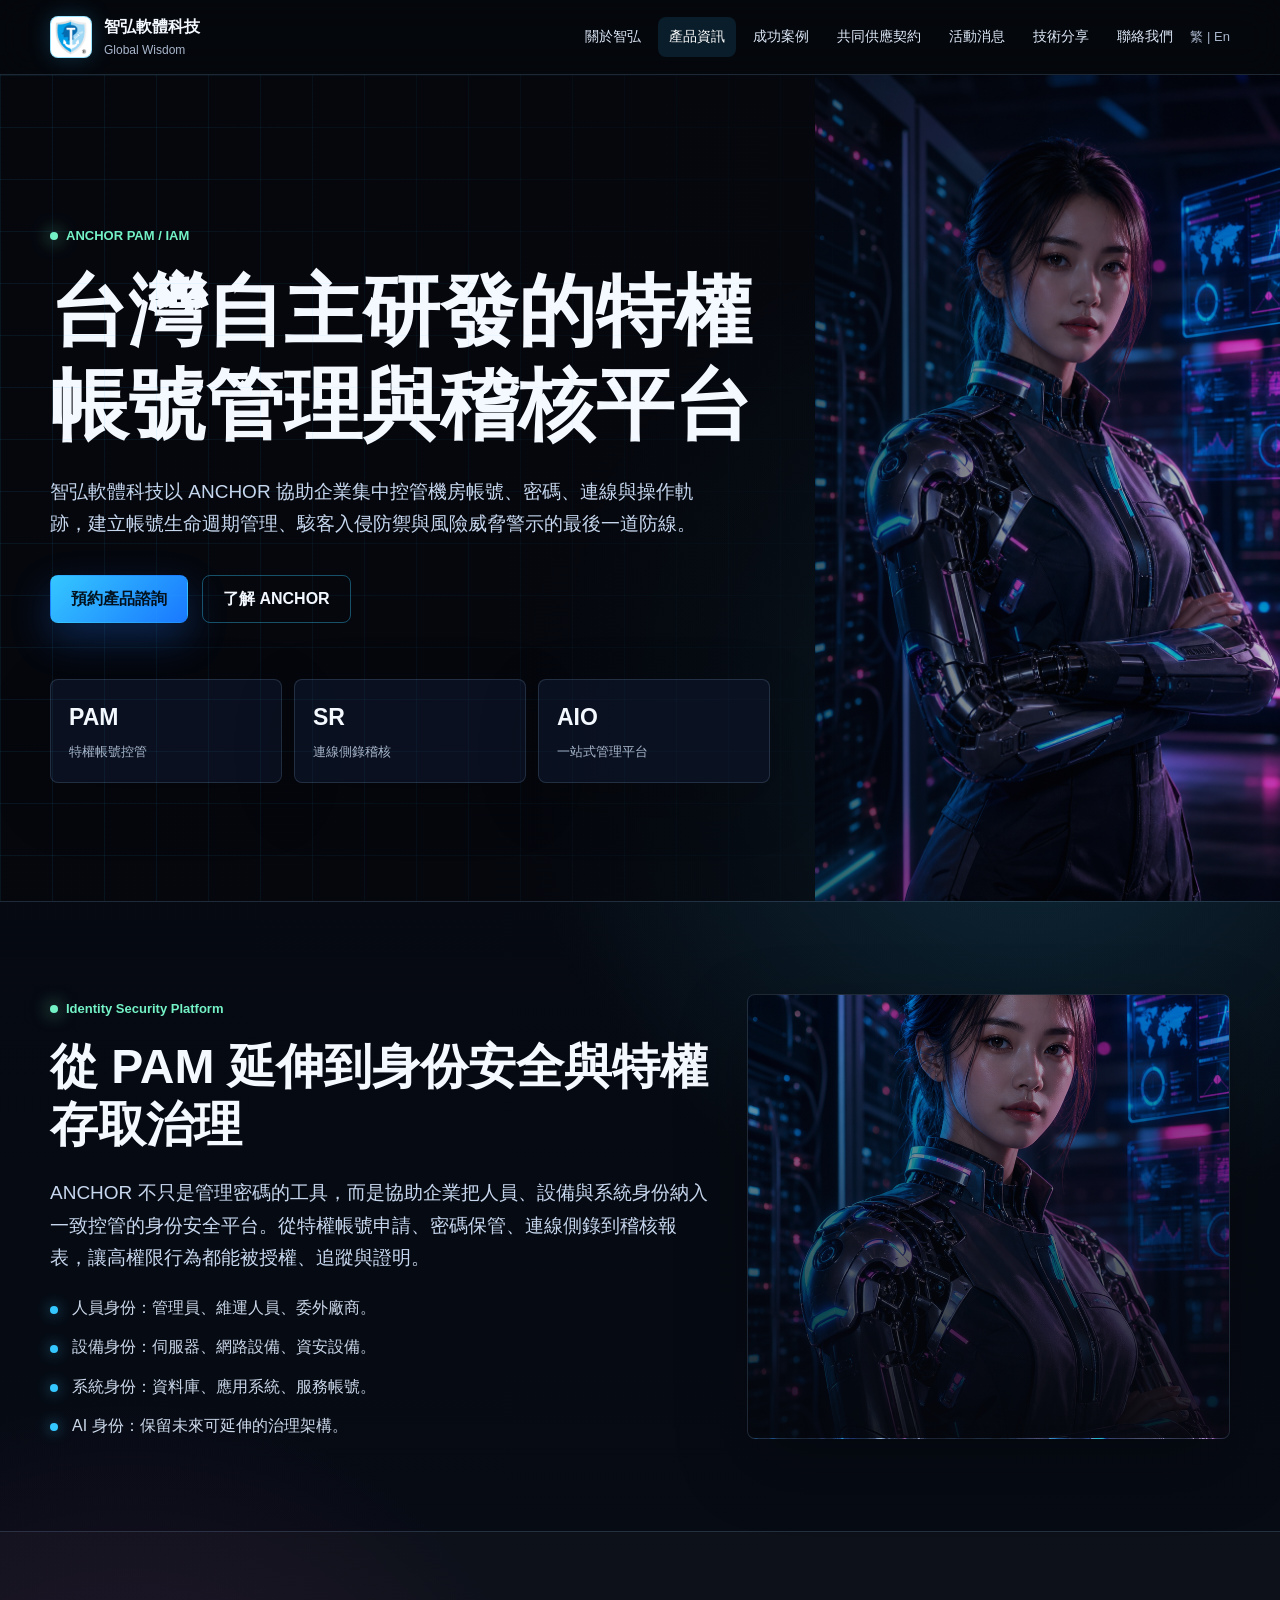
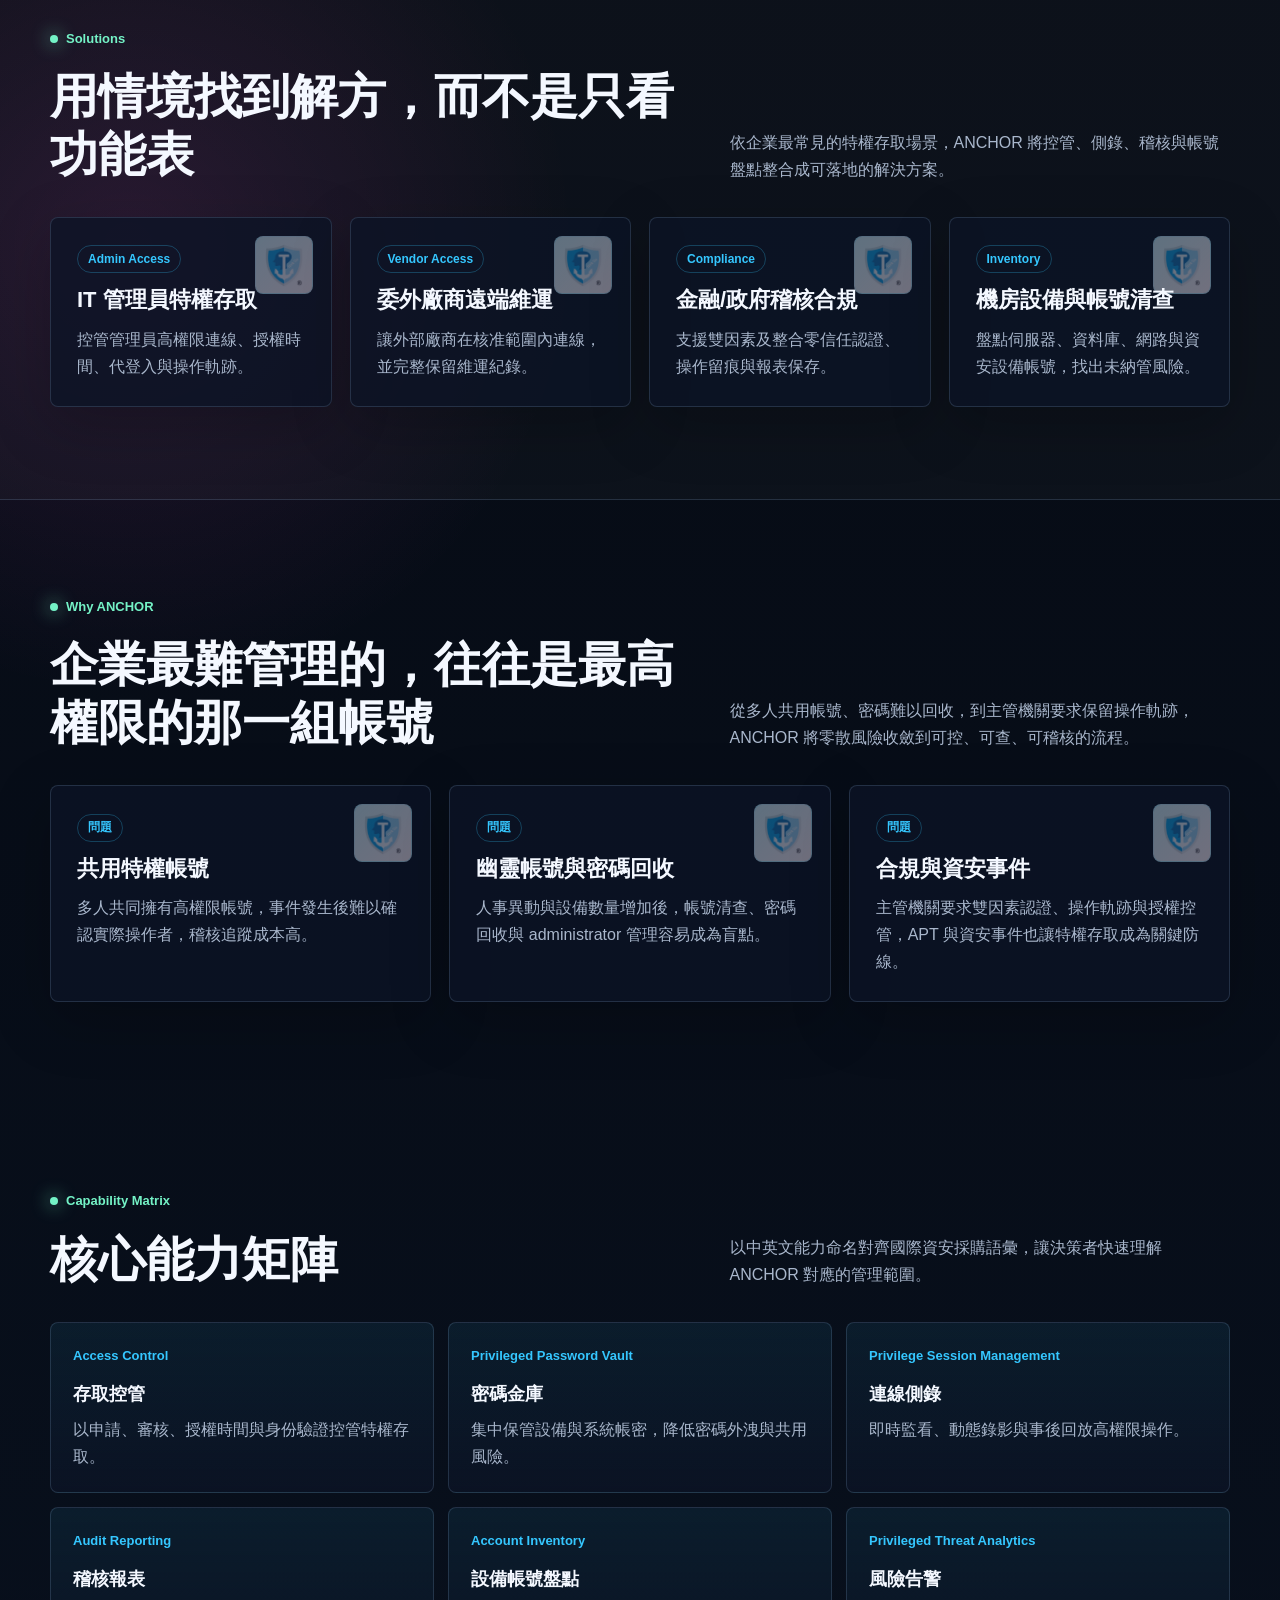
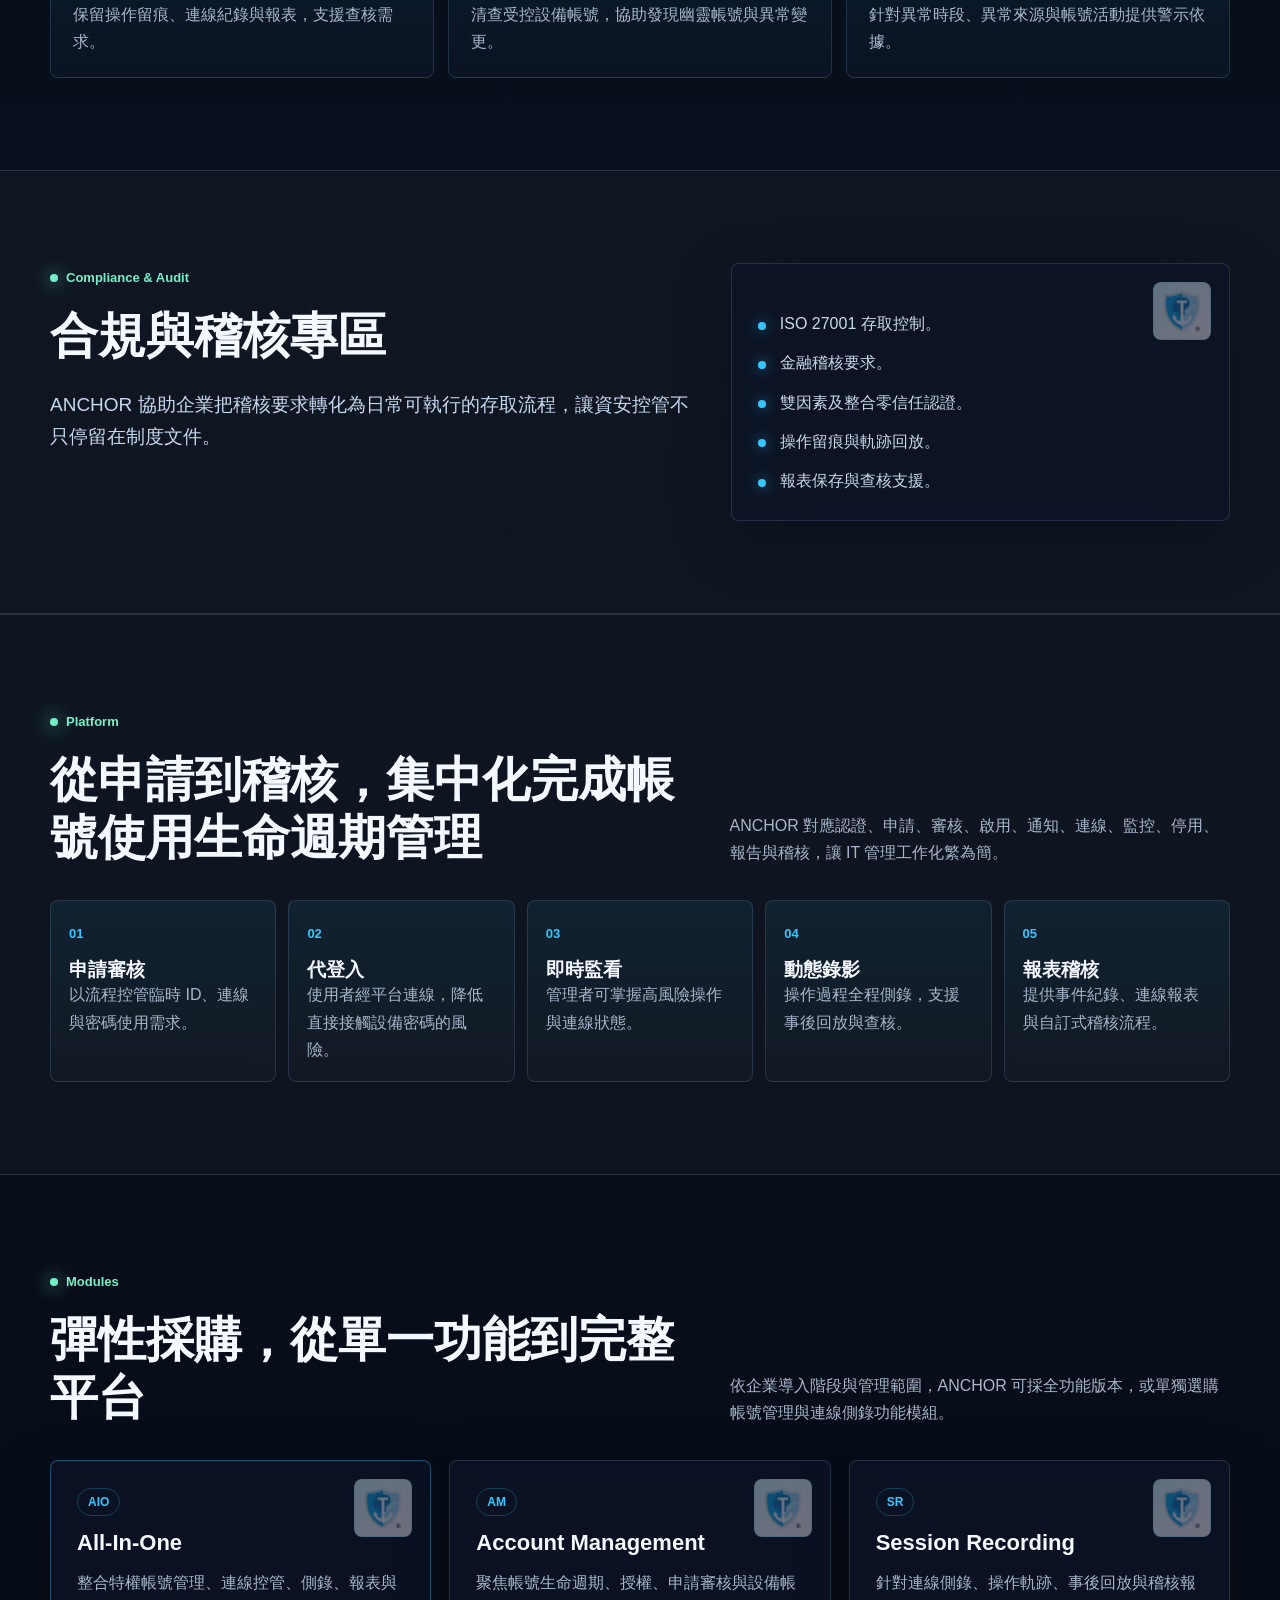
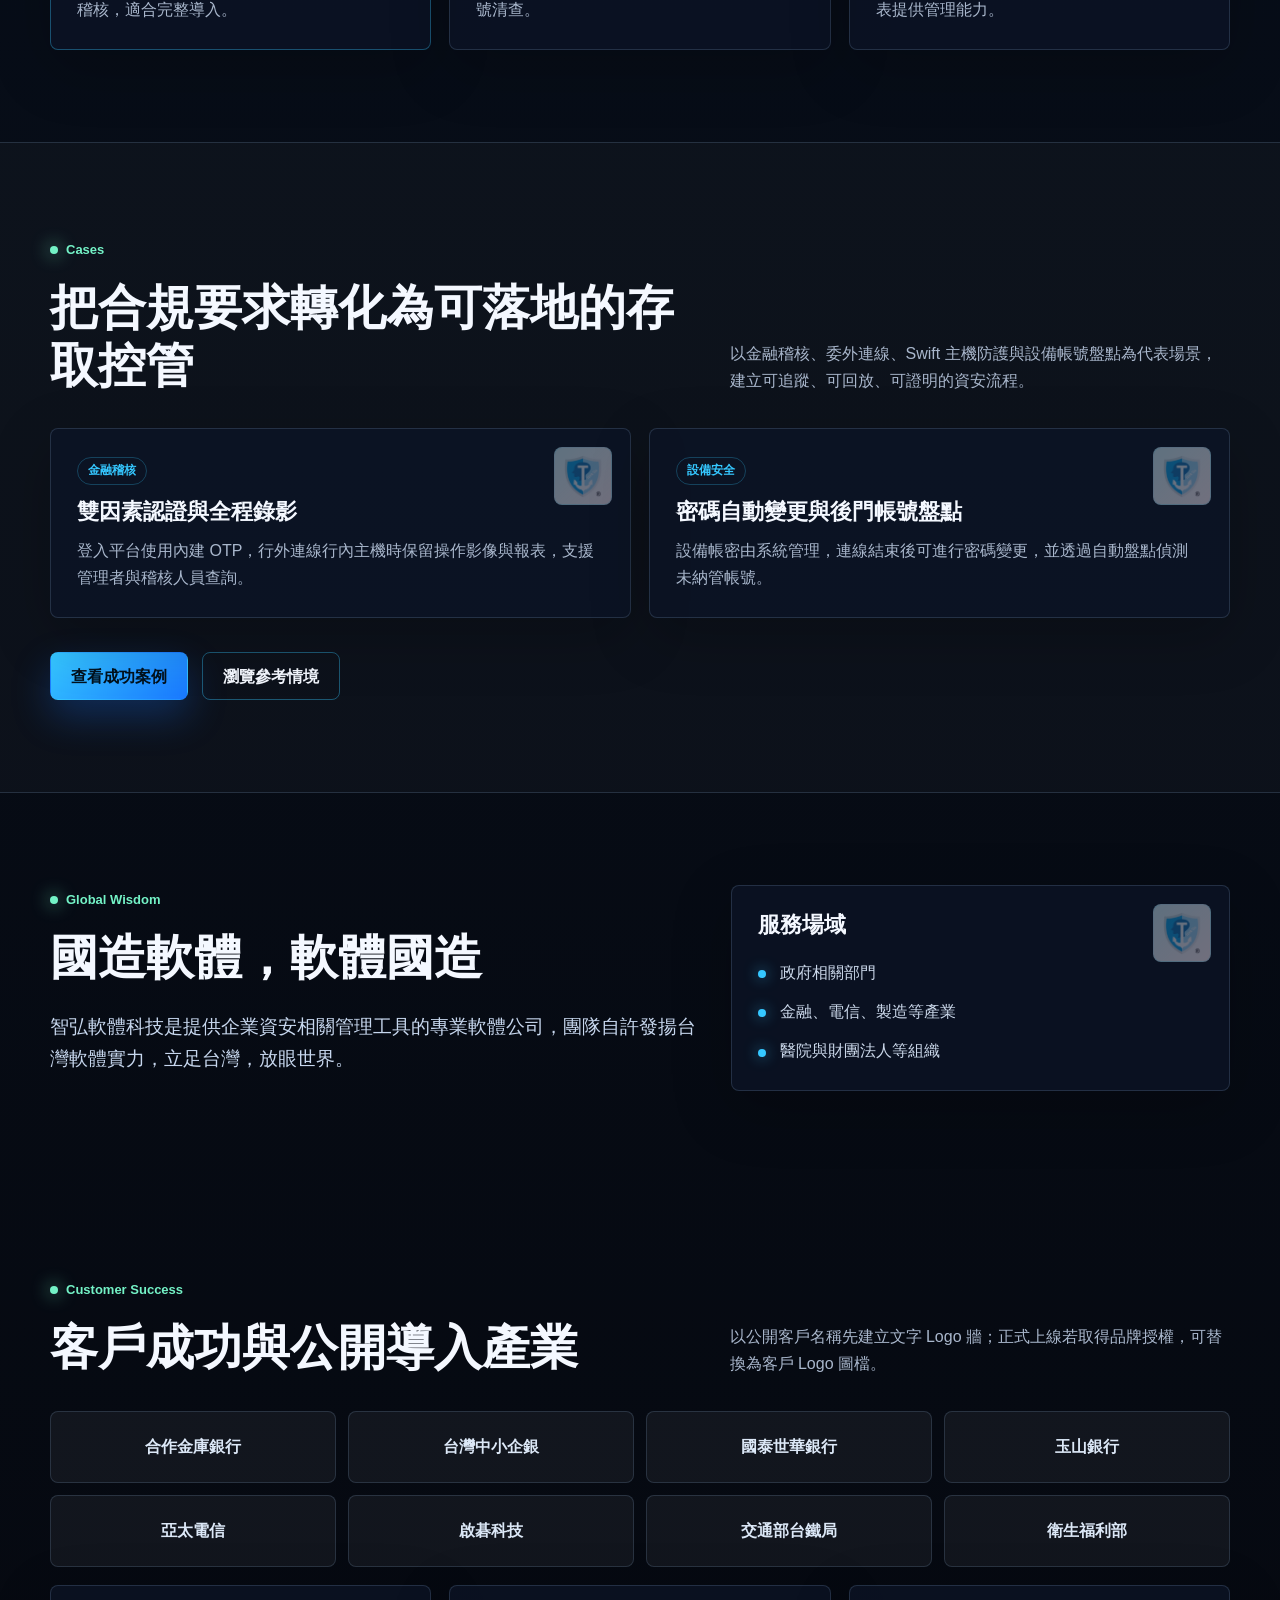
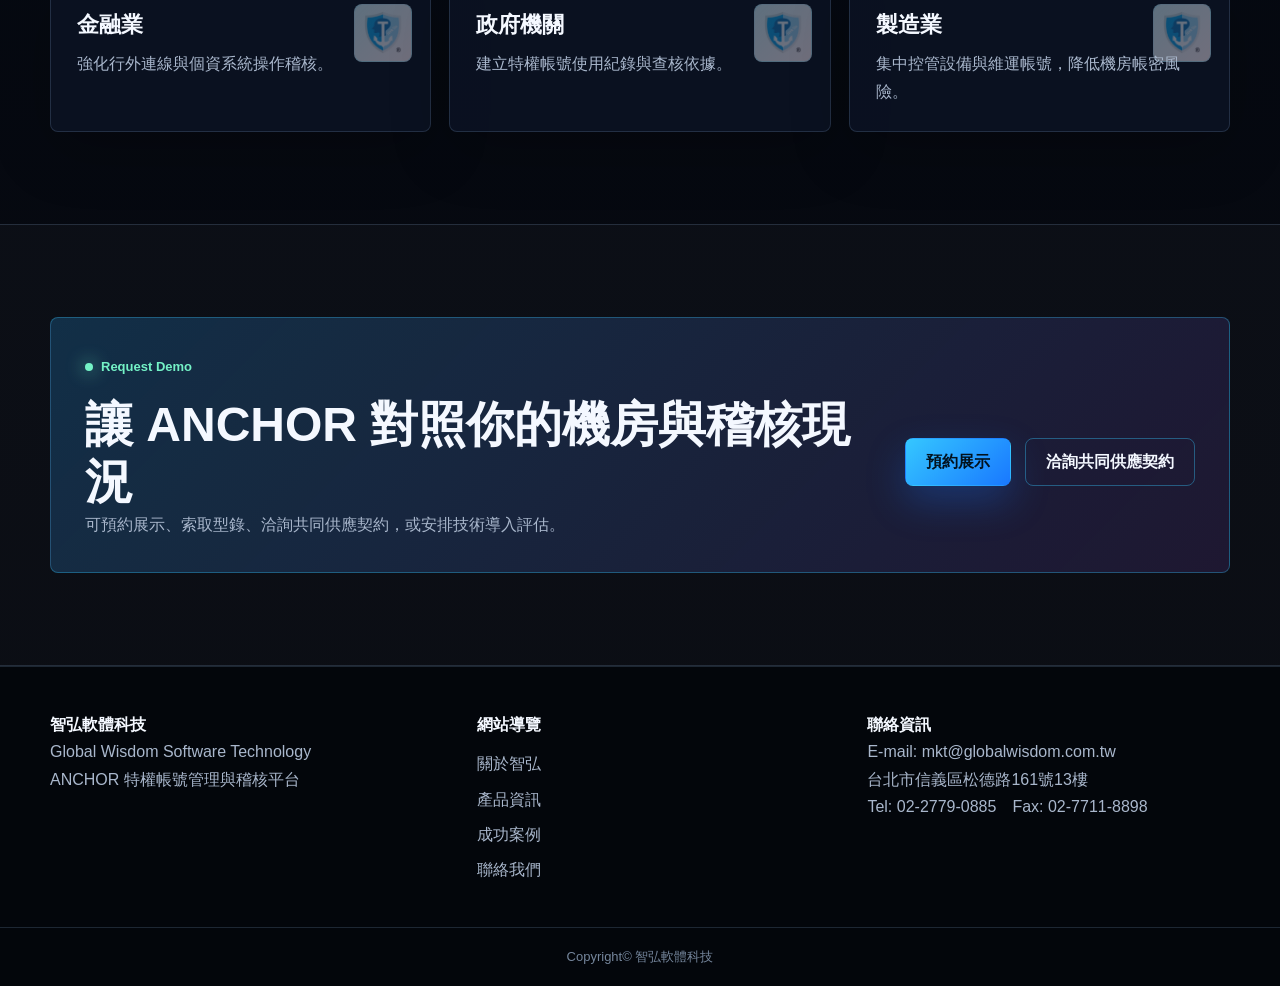
<file: index.html>
<!doctype html>
<html lang="zh-Hant">
<head>
  <meta charset="utf-8">
  <meta name="viewport" content="width=device-width, initial-scale=1">
  <title>智弘軟體科技 | ANCHOR 特權帳號管理與稽核平台</title>
  <meta name="description" content="智弘軟體科技 ANCHOR，台灣自主研發的特權帳號管理與稽核平台，整合帳號生命週期、密碼控管、連線側錄與稽核報表。">
  <link rel="stylesheet" href="styles.css">
</head>
<body>
  <header class="site-header">
    <div class="nav-wrap">
      <a class="brand" href="index.html" aria-label="智弘軟體科技首頁">
        <span class="brand-mark">A</span>
        <span><span class="brand-name">智弘軟體科技</span><span class="brand-sub">Global Wisdom</span></span>
      </a>
      <input class="nav-toggle" id="nav-toggle" type="checkbox">
      <label class="nav-toggle-label" for="nav-toggle" aria-label="開啟選單"><span></span></label>
      <nav class="main-nav" aria-label="主選單">
        <a href="about.html">關於智弘</a>
        <div class="dropdown">
          <a class="active" href="product.html">產品資訊</a>
          <div class="dropdown-menu">
            <a href="purpose.html">研發目的</a>
            <a href="product.html">產品介紹</a>
            <a href="scenarios.html">參考情境展示</a>
          </div>
        </div>
        <a href="cases.html">成功案例</a>
        <a href="gov.html">共同供應契約</a>
        <a href="news.html">活動消息</a>
        <a href="insights.html">技術分享</a>
        <a href="contact.html">聯絡我們</a>
        <span class="lang">繁 | En</span>
      </nav>
    </div>
  </header>

  <main>
    <section class="hero">
      <div class="hero-inner">
        <div class="hero-copy">
          <span class="eyebrow">ANCHOR PAM / IAM</span>
          <h1>台灣自主研發的特權帳號管理與稽核平台</h1>
          <p class="lead">智弘軟體科技以 ANCHOR 協助企業集中控管機房帳號、密碼、連線與操作軌跡，建立帳號生命週期管理、駭客入侵防禦與風險威脅警示的最後一道防線。</p>
          <div class="hero-actions">
            <a class="button primary" href="contact.html">預約產品諮詢</a>
            <a class="button" href="product.html">了解 ANCHOR</a>
          </div>
          <div class="hero-metrics" aria-label="產品重點">
            <div class="metric"><strong>PAM</strong><span>特權帳號控管</span></div>
            <div class="metric"><strong>SR</strong><span>連線側錄稽核</span></div>
            <div class="metric"><strong>AIO</strong><span>一站式管理平台</span></div>
          </div>
        </div>
      </div>
    </section>

    <section class="section">
      <div class="section-inner platform-band">
        <div>
          <span class="eyebrow">Identity Security Platform</span>
          <h2>從 PAM 延伸到身份安全與特權存取治理</h2>
          <p class="lead">ANCHOR 不只是管理密碼的工具，而是協助企業把人員、設備與系統身份納入一致控管的身份安全平台。從特權帳號申請、密碼保管、連線側錄到稽核報表，讓高權限行為都能被授權、追蹤與證明。</p>
          <ul class="list">
            <li>人員身份：管理員、維運人員、委外廠商。</li>
            <li>設備身份：伺服器、網路設備、資安設備。</li>
            <li>系統身份：資料庫、應用系統、服務帳號。</li>
            <li>AI 身份：保留未來可延伸的治理架構。</li>
          </ul>
        </div>
        <div class="platform-visual" aria-label="ANCHOR 身份安全平台視覺"></div>
      </div>
    </section>

    <section class="section alt">
      <div class="section-inner">
        <div class="section-head">
          <div>
            <span class="eyebrow">Solutions</span>
            <h2>用情境找到解方，而不是只看功能表</h2>
          </div>
          <p>依企業最常見的特權存取場景，ANCHOR 將控管、側錄、稽核與帳號盤點整合成可落地的解決方案。</p>
        </div>
        <div class="grid four">
          <article class="card"><span class="tag">Admin Access</span><h3>IT 管理員特權存取</h3><p>控管管理員高權限連線、授權時間、代登入與操作軌跡。</p></article>
          <article class="card"><span class="tag">Vendor Access</span><h3>委外廠商遠端維運</h3><p>讓外部廠商在核准範圍內連線，並完整保留維運紀錄。</p></article>
          <article class="card"><span class="tag">Compliance</span><h3>金融/政府稽核合規</h3><p>支援雙因素及整合零信任認證、操作留痕與報表保存。</p></article>
          <article class="card"><span class="tag">Inventory</span><h3>機房設備與帳號清查</h3><p>盤點伺服器、資料庫、網路與資安設備帳號，找出未納管風險。</p></article>
        </div>
      </div>
    </section>

    <section class="section">
      <div class="section-inner">
        <div class="section-head">
          <div>
            <span class="eyebrow">Why ANCHOR</span>
            <h2>企業最難管理的，往往是最高權限的那一組帳號</h2>
          </div>
          <p>從多人共用帳號、密碼難以回收，到主管機關要求保留操作軌跡，ANCHOR 將零散風險收斂到可控、可查、可稽核的流程。</p>
        </div>
        <div class="grid three">
          <article class="card">
            <span class="tag">問題</span>
            <h3>共用特權帳號</h3>
            <p>多人共同擁有高權限帳號，事件發生後難以確認實際操作者，稽核追蹤成本高。</p>
          </article>
          <article class="card">
            <span class="tag">問題</span>
            <h3>幽靈帳號與密碼回收</h3>
            <p>人事異動與設備數量增加後，帳號清查、密碼回收與 administrator 管理容易成為盲點。</p>
          </article>
          <article class="card">
            <span class="tag">問題</span>
            <h3>合規與資安事件</h3>
            <p>主管機關要求雙因素認證、操作軌跡與授權控管，APT 與資安事件也讓特權存取成為關鍵防線。</p>
          </article>
        </div>
      </div>
    </section>

    <section class="section">
      <div class="section-inner">
        <div class="section-head">
          <div>
            <span class="eyebrow">Capability Matrix</span>
            <h2>核心能力矩陣</h2>
          </div>
          <p>以中英文能力命名對齊國際資安採購語彙，讓決策者快速理解 ANCHOR 對應的管理範圍。</p>
        </div>
        <div class="matrix">
          <div class="matrix-item"><span>Access Control</span><strong>存取控管</strong><p>以申請、審核、授權時間與身份驗證控管特權存取。</p></div>
          <div class="matrix-item"><span>Privileged Password Vault</span><strong>密碼金庫</strong><p>集中保管設備與系統帳密，降低密碼外洩與共用風險。</p></div>
          <div class="matrix-item"><span>Privilege Session Management</span><strong>連線側錄</strong><p>即時監看、動態錄影與事後回放高權限操作。</p></div>
          <div class="matrix-item"><span>Audit Reporting</span><strong>稽核報表</strong><p>保留操作留痕、連線紀錄與報表，支援查核需求。</p></div>
          <div class="matrix-item"><span>Account Inventory</span><strong>設備帳號盤點</strong><p>清查受控設備帳號，協助發現幽靈帳號與異常變更。</p></div>
          <div class="matrix-item"><span>Privileged Threat Analytics</span><strong>風險告警</strong><p>針對異常時段、異常來源與帳號活動提供警示依據。</p></div>
        </div>
      </div>
    </section>

    <section class="section alt">
      <div class="section-inner split">
        <div>
          <span class="eyebrow">Compliance & Audit</span>
          <h2>合規與稽核專區</h2>
          <p class="lead">ANCHOR 協助企業把稽核要求轉化為日常可執行的存取流程，讓資安控管不只停留在制度文件。</p>
        </div>
        <div class="info-panel">
          <ul class="list">
            <li>ISO 27001 存取控制。</li>
            <li>金融稽核要求。</li>
            <li>雙因素及整合零信任認證。</li>
            <li>操作留痕與軌跡回放。</li>
            <li>報表保存與查核支援。</li>
          </ul>
        </div>
      </div>
    </section>

    <section class="section alt">
      <div class="section-inner">
        <div class="section-head">
          <div>
            <span class="eyebrow">Platform</span>
            <h2>從申請到稽核，集中化完成帳號使用生命週期管理</h2>
          </div>
          <p>ANCHOR 對應認證、申請、審核、啟用、通知、連線、監控、停用、報告與稽核，讓 IT 管理工作化繁為簡。</p>
        </div>
        <div class="process">
          <div class="step"><span>01</span><h3>申請審核</h3><p>以流程控管臨時 ID、連線與密碼使用需求。</p></div>
          <div class="step"><span>02</span><h3>代登入</h3><p>使用者經平台連線，降低直接接觸設備密碼的風險。</p></div>
          <div class="step"><span>03</span><h3>即時監看</h3><p>管理者可掌握高風險操作與連線狀態。</p></div>
          <div class="step"><span>04</span><h3>動態錄影</h3><p>操作過程全程側錄，支援事後回放與查核。</p></div>
          <div class="step"><span>05</span><h3>報表稽核</h3><p>提供事件紀錄、連線報表與自訂式稽核流程。</p></div>
        </div>
      </div>
    </section>

    <section class="section">
      <div class="section-inner">
        <div class="section-head">
          <div>
            <span class="eyebrow">Modules</span>
            <h2>彈性採購，從單一功能到完整平台</h2>
          </div>
          <p>依企業導入階段與管理範圍，ANCHOR 可採全功能版本，或單獨選購帳號管理與連線側錄功能模組。</p>
        </div>
        <div class="grid three">
          <article class="card kicker">
            <span class="tag">AIO</span>
            <h3>All-In-One</h3>
            <p>整合特權帳號管理、連線控管、側錄、報表與稽核，適合完整導入。</p>
          </article>
          <article class="card">
            <span class="tag">AM</span>
            <h3>Account Management</h3>
            <p>聚焦帳號生命週期、授權、申請審核與設備帳號清查。</p>
          </article>
          <article class="card">
            <span class="tag">SR</span>
            <h3>Session Recording</h3>
            <p>針對連線側錄、操作軌跡、事後回放與稽核報表提供管理能力。</p>
          </article>
        </div>
      </div>
    </section>

    <section class="section alt">
      <div class="section-inner">
        <div class="section-head">
          <div>
            <span class="eyebrow">Cases</span>
            <h2>把合規要求轉化為可落地的存取控管</h2>
          </div>
          <p>以金融稽核、委外連線、Swift 主機防護與設備帳號盤點為代表場景，建立可追蹤、可回放、可證明的資安流程。</p>
        </div>
        <div class="grid two">
          <article class="case-card">
            <span class="tag">金融稽核</span>
            <h3>雙因素認證與全程錄影</h3>
            <p>登入平台使用內建 OTP，行外連線行內主機時保留操作影像與報表，支援管理者與稽核人員查詢。</p>
          </article>
          <article class="case-card">
            <span class="tag">設備安全</span>
            <h3>密碼自動變更與後門帳號盤點</h3>
            <p>設備帳密由系統管理，連線結束後可進行密碼變更，並透過自動盤點偵測未納管帳號。</p>
          </article>
        </div>
        <div class="actions">
          <a class="button primary" href="cases.html">查看成功案例</a>
          <a class="button" href="scenarios.html">瀏覽參考情境</a>
        </div>
      </div>
    </section>

    <section class="section">
      <div class="section-inner split">
        <div>
          <span class="eyebrow">Global Wisdom</span>
          <h2>國造軟體，軟體國造</h2>
          <p class="lead">智弘軟體科技是提供企業資安相關管理工具的專業軟體公司，團隊自許發揚台灣軟體實力，立足台灣，放眼世界。</p>
        </div>
        <div class="info-panel">
          <h3>服務場域</h3>
          <ul class="list">
            <li>政府相關部門</li>
            <li>金融、電信、製造等產業</li>
            <li>醫院與財團法人等組織</li>
          </ul>
        </div>
      </div>
    </section>

    <section class="section">
      <div class="section-inner">
        <div class="section-head">
          <div>
            <span class="eyebrow">Customer Success</span>
            <h2>客戶成功與公開導入產業</h2>
          </div>
          <p>以公開客戶名稱先建立文字 Logo 牆；正式上線若取得品牌授權，可替換為客戶 Logo 圖檔。</p>
        </div>
        <div class="logo-wall">
          <div class="logo-tile">合作金庫銀行</div>
          <div class="logo-tile">台灣中小企銀</div>
          <div class="logo-tile">國泰世華銀行</div>
          <div class="logo-tile">玉山銀行</div>
          <div class="logo-tile">亞太電信</div>
          <div class="logo-tile">啟碁科技</div>
          <div class="logo-tile">交通部台鐵局</div>
          <div class="logo-tile">衛生福利部</div>
        </div>
        <div class="grid three" style="margin-top:18px">
          <article class="card"><h3>金融業</h3><p>強化行外連線與個資系統操作稽核。</p></article>
          <article class="card"><h3>政府機關</h3><p>建立特權帳號使用紀錄與查核依據。</p></article>
          <article class="card"><h3>製造業</h3><p>集中控管設備與維運帳號，降低機房帳密風險。</p></article>
        </div>
      </div>
    </section>

    <section class="section alt">
      <div class="section-inner">
        <div class="cta-band">
          <div>
            <span class="eyebrow">Request Demo</span>
            <h2>讓 ANCHOR 對照你的機房與稽核現況</h2>
            <p>可預約展示、索取型錄、洽詢共同供應契約，或安排技術導入評估。</p>
          </div>
          <div class="actions">
            <a class="button primary" href="contact.html">預約展示</a>
            <a class="button" href="gov.html">洽詢共同供應契約</a>
          </div>
        </div>
      </div>
    </section>
  </main>

  <footer class="site-footer">
    <div class="footer-inner">
      <div>
        <div class="footer-title">智弘軟體科技</div>
        <p>Global Wisdom Software Technology</p>
        <p>ANCHOR 特權帳號管理與稽核平台</p>
      </div>
      <div>
        <div class="footer-title">網站導覽</div>
        <div class="footer-links">
          <a href="about.html">關於智弘</a>
          <a href="product.html">產品資訊</a>
          <a href="cases.html">成功案例</a>
          <a href="contact.html">聯絡我們</a>
        </div>
      </div>
      <div>
        <div class="footer-title">聯絡資訊</div>
        <p>E-mail: mkt@globalwisdom.com.tw</p>
        <p>台北市信義區松德路161號13樓</p>
        <p>Tel: 02-2779-0885　Fax: 02-7711-8898</p>
      </div>
    </div>
    <div class="copyright">Copyright© 智弘軟體科技</div>
  </footer>
  <script src="script.js"></script>
</body>
</html>
</file>
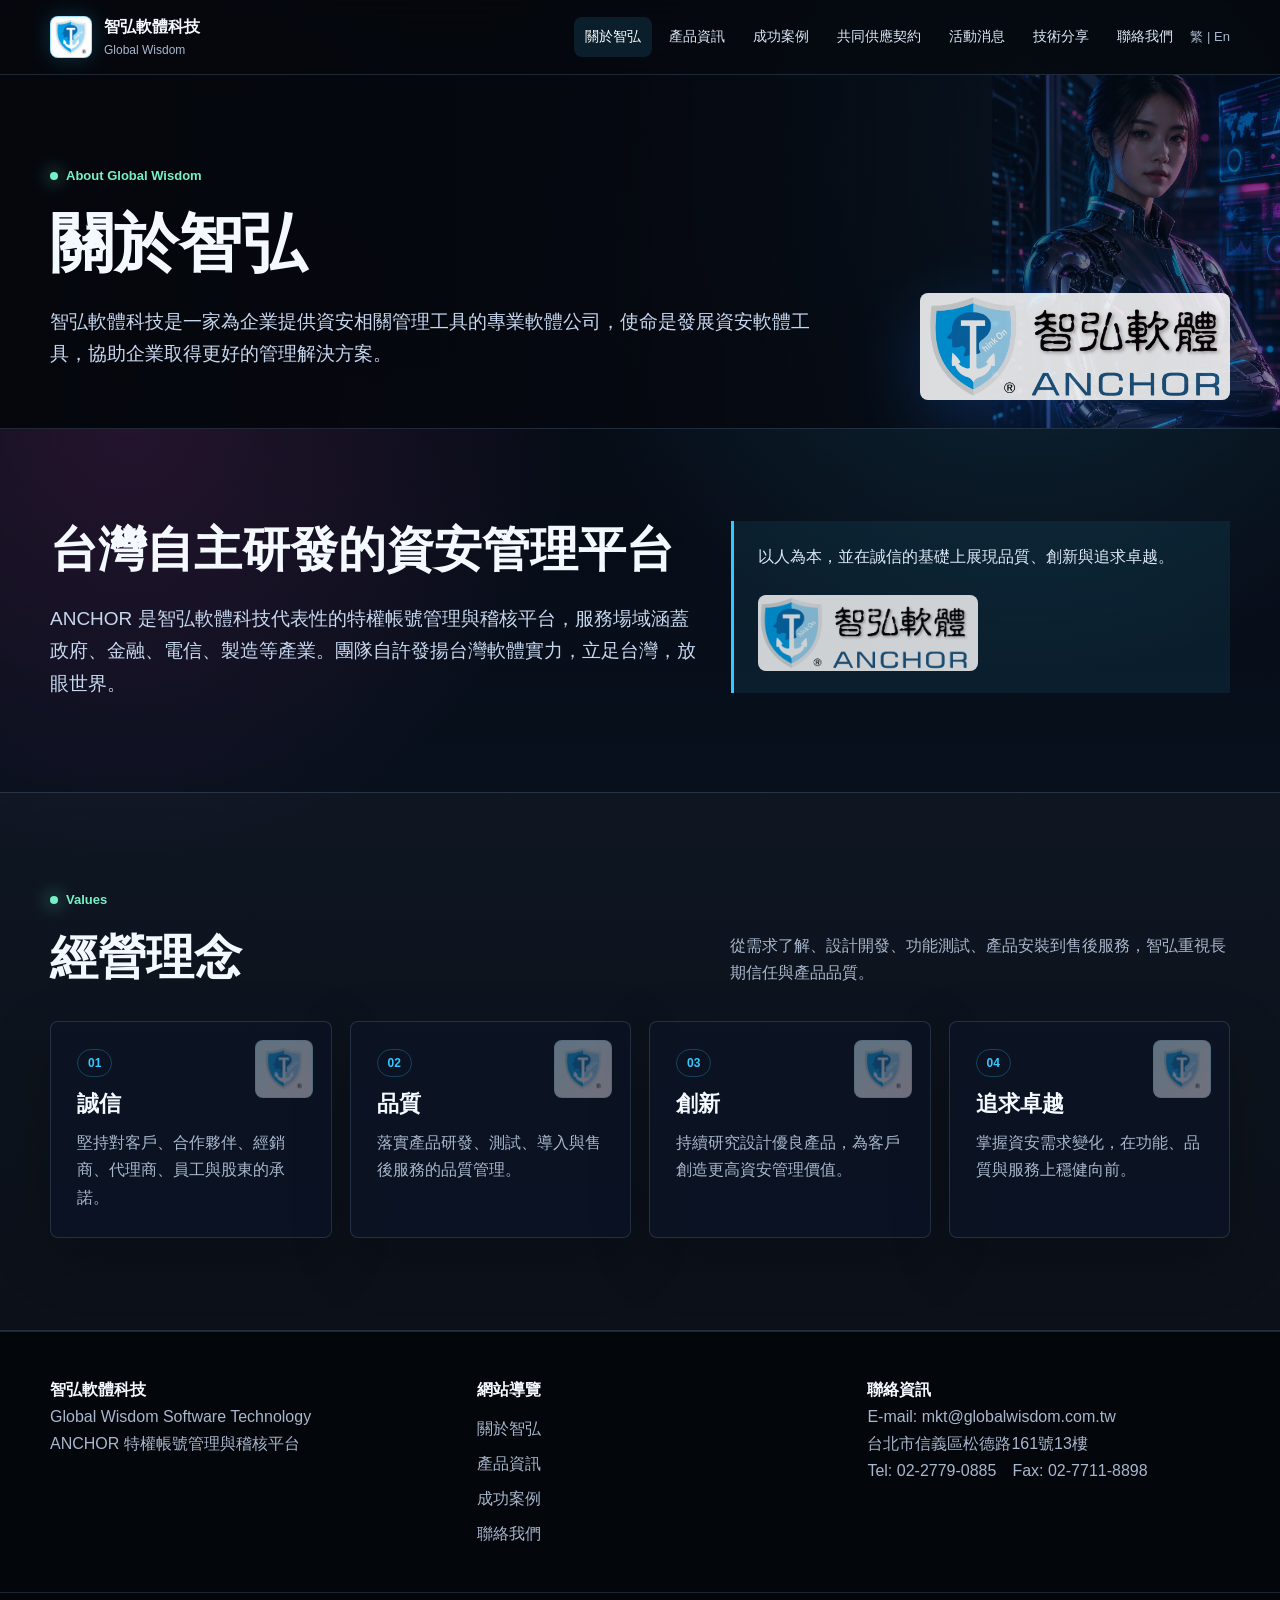
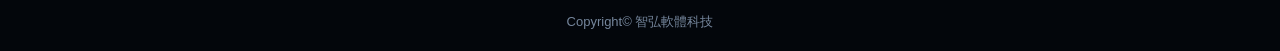
<file: about.html>
<!doctype html>
<html lang="zh-Hant">
<head>
  <meta charset="utf-8">
  <meta name="viewport" content="width=device-width, initial-scale=1">
  <title>關於智弘 | 智弘軟體科技</title>
  <link rel="stylesheet" href="styles.css">
</head>
<body>
  <header class="site-header"><div class="nav-wrap"><a class="brand" href="index.html"><span class="brand-mark">A</span><span><span class="brand-name">智弘軟體科技</span><span class="brand-sub">Global Wisdom</span></span></a><input class="nav-toggle" id="nav-toggle" type="checkbox"><label class="nav-toggle-label" for="nav-toggle"><span></span></label><nav class="main-nav"><a class="active" href="about.html">關於智弘</a><div class="dropdown"><a href="product.html">產品資訊</a><div class="dropdown-menu"><a href="purpose.html">研發目的</a><a href="product.html">產品介紹</a><a href="scenarios.html">參考情境展示</a></div></div><a href="cases.html">成功案例</a><a href="gov.html">共同供應契約</a><a href="news.html">活動消息</a><a href="insights.html">技術分享</a><a href="contact.html">聯絡我們</a><span class="lang">繁 | En</span></nav></div></header>
  <main>
    <section class="page-hero"><div class="section-inner"><span class="eyebrow">About Global Wisdom</span><h1>關於智弘</h1><p class="lead">智弘軟體科技是一家為企業提供資安相關管理工具的專業軟體公司，使命是發展資安軟體工具，協助企業取得更好的管理解決方案。</p></div></section>
    <section class="section"><div class="section-inner split"><div><h2>台灣自主研發的資安管理平台</h2><p class="lead">ANCHOR 是智弘軟體科技代表性的特權帳號管理與稽核平台，服務場域涵蓋政府、金融、電信、製造等產業。團隊自許發揚台灣軟體實力，立足台灣，放眼世界。</p></div><aside class="quote-panel">以人為本，並在誠信的基礎上展現品質、創新與追求卓越。</aside></div></section>
    <section class="section alt"><div class="section-inner"><div class="section-head"><div><span class="eyebrow">Values</span><h2>經營理念</h2></div><p>從需求了解、設計開發、功能測試、產品安裝到售後服務，智弘重視長期信任與產品品質。</p></div><div class="grid four grid three"><article class="card"><span class="tag">01</span><h3>誠信</h3><p>堅持對客戶、合作夥伴、經銷商、代理商、員工與股東的承諾。</p></article><article class="card"><span class="tag">02</span><h3>品質</h3><p>落實產品研發、測試、導入與售後服務的品質管理。</p></article><article class="card"><span class="tag">03</span><h3>創新</h3><p>持續研究設計優良產品，為客戶創造更高資安管理價值。</p></article><article class="card"><span class="tag">04</span><h3>追求卓越</h3><p>掌握資安需求變化，在功能、品質與服務上穩健向前。</p></article></div></div></section>
  </main>
  <footer class="site-footer"><div class="footer-inner"><div><div class="footer-title">智弘軟體科技</div><p>Global Wisdom Software Technology</p><p>ANCHOR 特權帳號管理與稽核平台</p></div><div><div class="footer-title">網站導覽</div><div class="footer-links"><a href="about.html">關於智弘</a><a href="product.html">產品資訊</a><a href="cases.html">成功案例</a><a href="contact.html">聯絡我們</a></div></div><div><div class="footer-title">聯絡資訊</div><p>E-mail: mkt@globalwisdom.com.tw</p><p>台北市信義區松德路161號13樓</p><p>Tel: 02-2779-0885　Fax: 02-7711-8898</p></div></div><div class="copyright">Copyright© 智弘軟體科技</div></footer>
  <script src="script.js"></script>
</body>
</html>
</file>
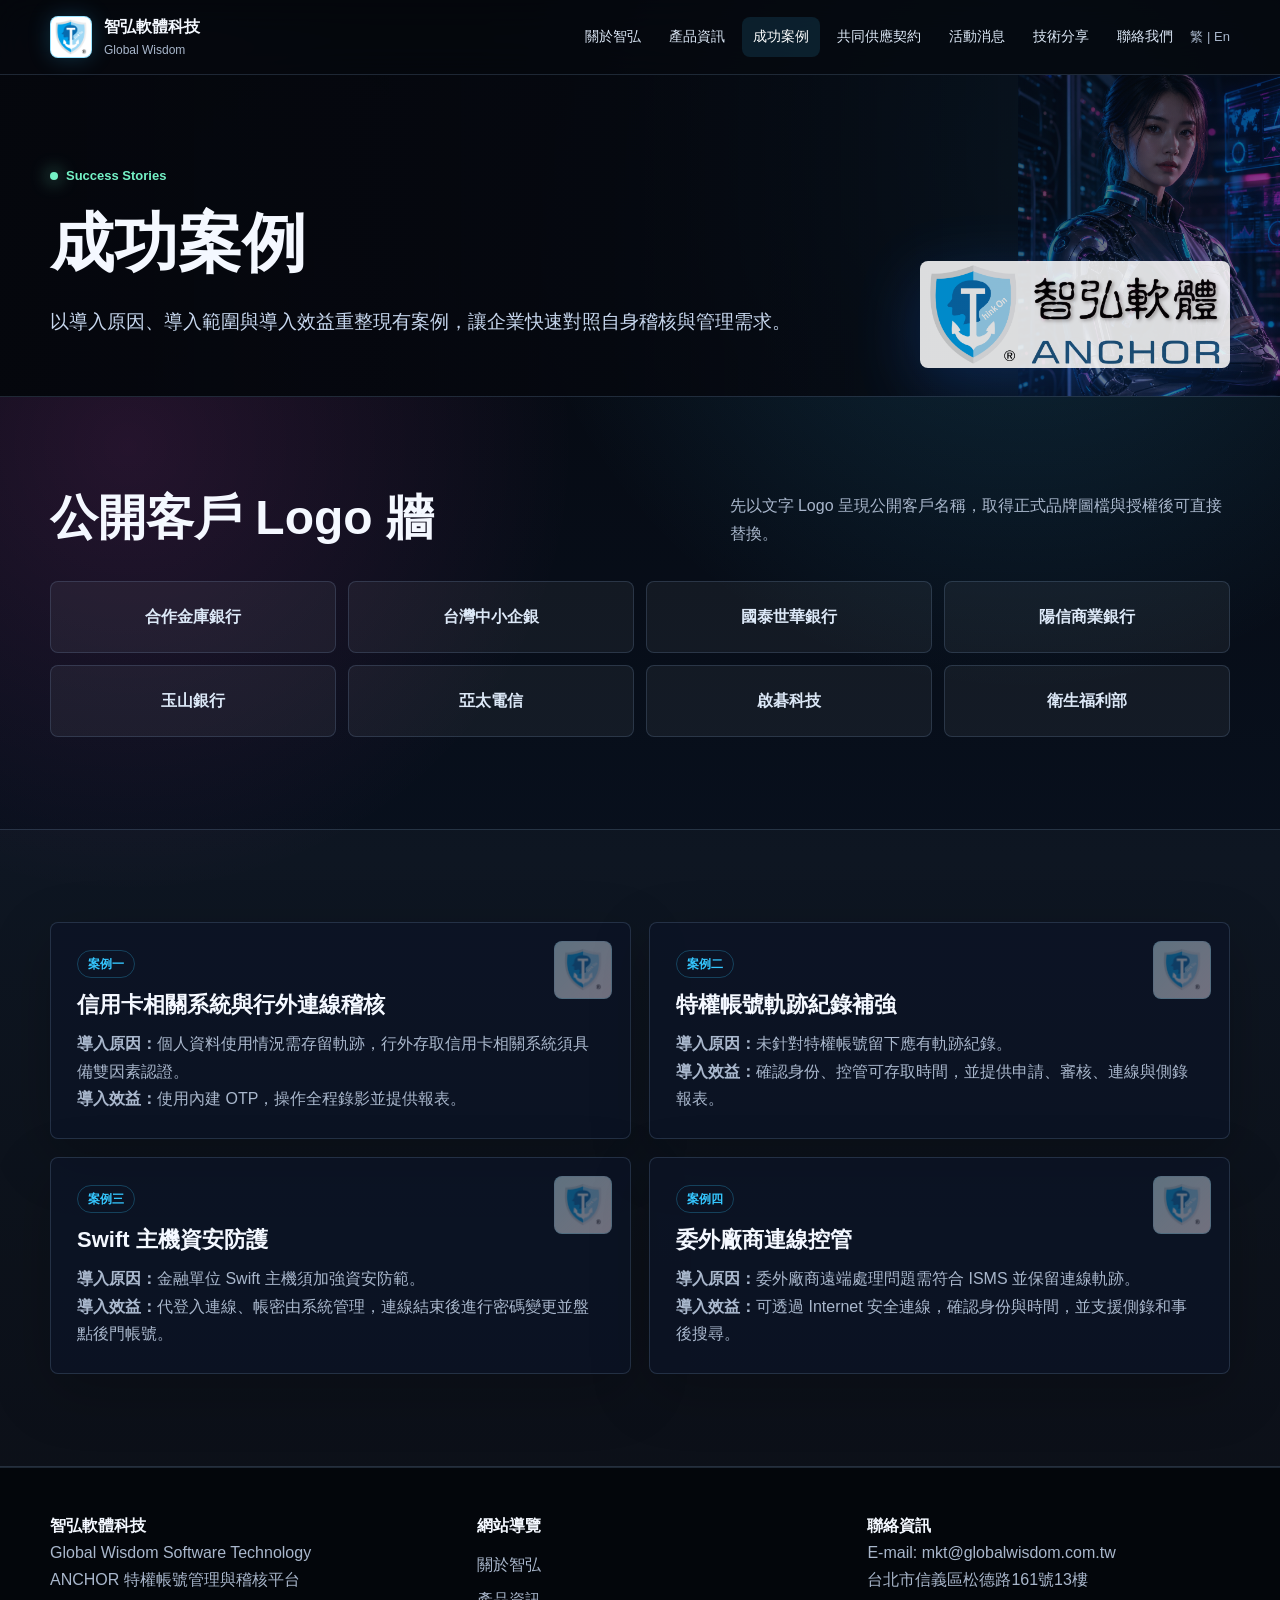
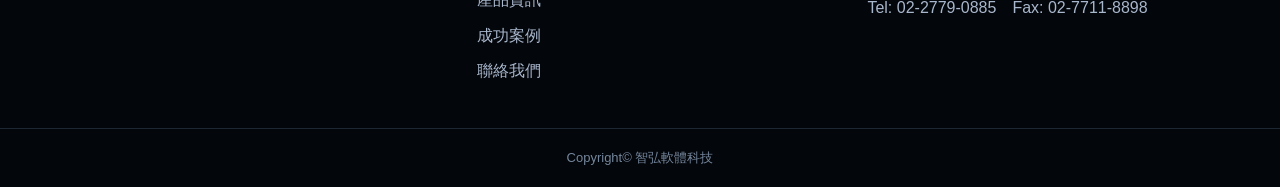
<file: cases.html>
<!doctype html>
<html lang="zh-Hant">
<head><meta charset="utf-8"><meta name="viewport" content="width=device-width, initial-scale=1"><title>成功案例 | ANCHOR</title><link rel="stylesheet" href="styles.css"></head>
<body>
  <header class="site-header"><div class="nav-wrap"><a class="brand" href="index.html"><span class="brand-mark">A</span><span><span class="brand-name">智弘軟體科技</span><span class="brand-sub">Global Wisdom</span></span></a><input class="nav-toggle" id="nav-toggle" type="checkbox"><label class="nav-toggle-label" for="nav-toggle"><span></span></label><nav class="main-nav"><a href="about.html">關於智弘</a><div class="dropdown"><a href="product.html">產品資訊</a><div class="dropdown-menu"><a href="purpose.html">研發目的</a><a href="product.html">產品介紹</a><a href="scenarios.html">參考情境展示</a></div></div><a class="active" href="cases.html">成功案例</a><a href="gov.html">共同供應契約</a><a href="news.html">活動消息</a><a href="insights.html">技術分享</a><a href="contact.html">聯絡我們</a><span class="lang">繁 | En</span></nav></div></header>
  <main><section class="page-hero"><div class="section-inner"><span class="eyebrow">Success Stories</span><h1>成功案例</h1><p class="lead">以導入原因、導入範圍與導入效益重整現有案例，讓企業快速對照自身稽核與管理需求。</p></div></section>
  <section class="section"><div class="section-inner"><div class="section-head"><div><h2>公開客戶 Logo 牆</h2></div><p>先以文字 Logo 呈現公開客戶名稱，取得正式品牌圖檔與授權後可直接替換。</p></div><div class="logo-wall"><div class="logo-tile">合作金庫銀行</div><div class="logo-tile">台灣中小企銀</div><div class="logo-tile">國泰世華銀行</div><div class="logo-tile">陽信商業銀行</div><div class="logo-tile">玉山銀行</div><div class="logo-tile">亞太電信</div><div class="logo-tile">啟碁科技</div><div class="logo-tile">衛生福利部</div></div></div></section>
  <section class="section alt"><div class="section-inner"><div class="grid two"><article class="case-card"><span class="tag">案例一</span><h3>信用卡相關系統與行外連線稽核</h3><p><strong>導入原因：</strong>個人資料使用情況需存留軌跡，行外存取信用卡相關系統須具備雙因素認證。</p><p><strong>導入效益：</strong>使用內建 OTP，操作全程錄影並提供報表。</p></article><article class="case-card"><span class="tag">案例二</span><h3>特權帳號軌跡紀錄補強</h3><p><strong>導入原因：</strong>未針對特權帳號留下應有軌跡紀錄。</p><p><strong>導入效益：</strong>確認身份、控管可存取時間，並提供申請、審核、連線與側錄報表。</p></article><article class="case-card"><span class="tag">案例三</span><h3>Swift 主機資安防護</h3><p><strong>導入原因：</strong>金融單位 Swift 主機須加強資安防範。</p><p><strong>導入效益：</strong>代登入連線、帳密由系統管理，連線結束後進行密碼變更並盤點後門帳號。</p></article><article class="case-card"><span class="tag">案例四</span><h3>委外廠商連線控管</h3><p><strong>導入原因：</strong>委外廠商遠端處理問題需符合 ISMS 並保留連線軌跡。</p><p><strong>導入效益：</strong>可透過 Internet 安全連線，確認身份與時間，並支援側錄和事後搜尋。</p></article></div></div></section></main>
  <footer class="site-footer"><div class="footer-inner"><div><div class="footer-title">智弘軟體科技</div><p>Global Wisdom Software Technology</p><p>ANCHOR 特權帳號管理與稽核平台</p></div><div><div class="footer-title">網站導覽</div><div class="footer-links"><a href="about.html">關於智弘</a><a href="product.html">產品資訊</a><a href="cases.html">成功案例</a><a href="contact.html">聯絡我們</a></div></div><div><div class="footer-title">聯絡資訊</div><p>E-mail: mkt@globalwisdom.com.tw</p><p>台北市信義區松德路161號13樓</p><p>Tel: 02-2779-0885　Fax: 02-7711-8898</p></div></div><div class="copyright">Copyright© 智弘軟體科技</div></footer><script src="script.js"></script>
</body></html>
</file>
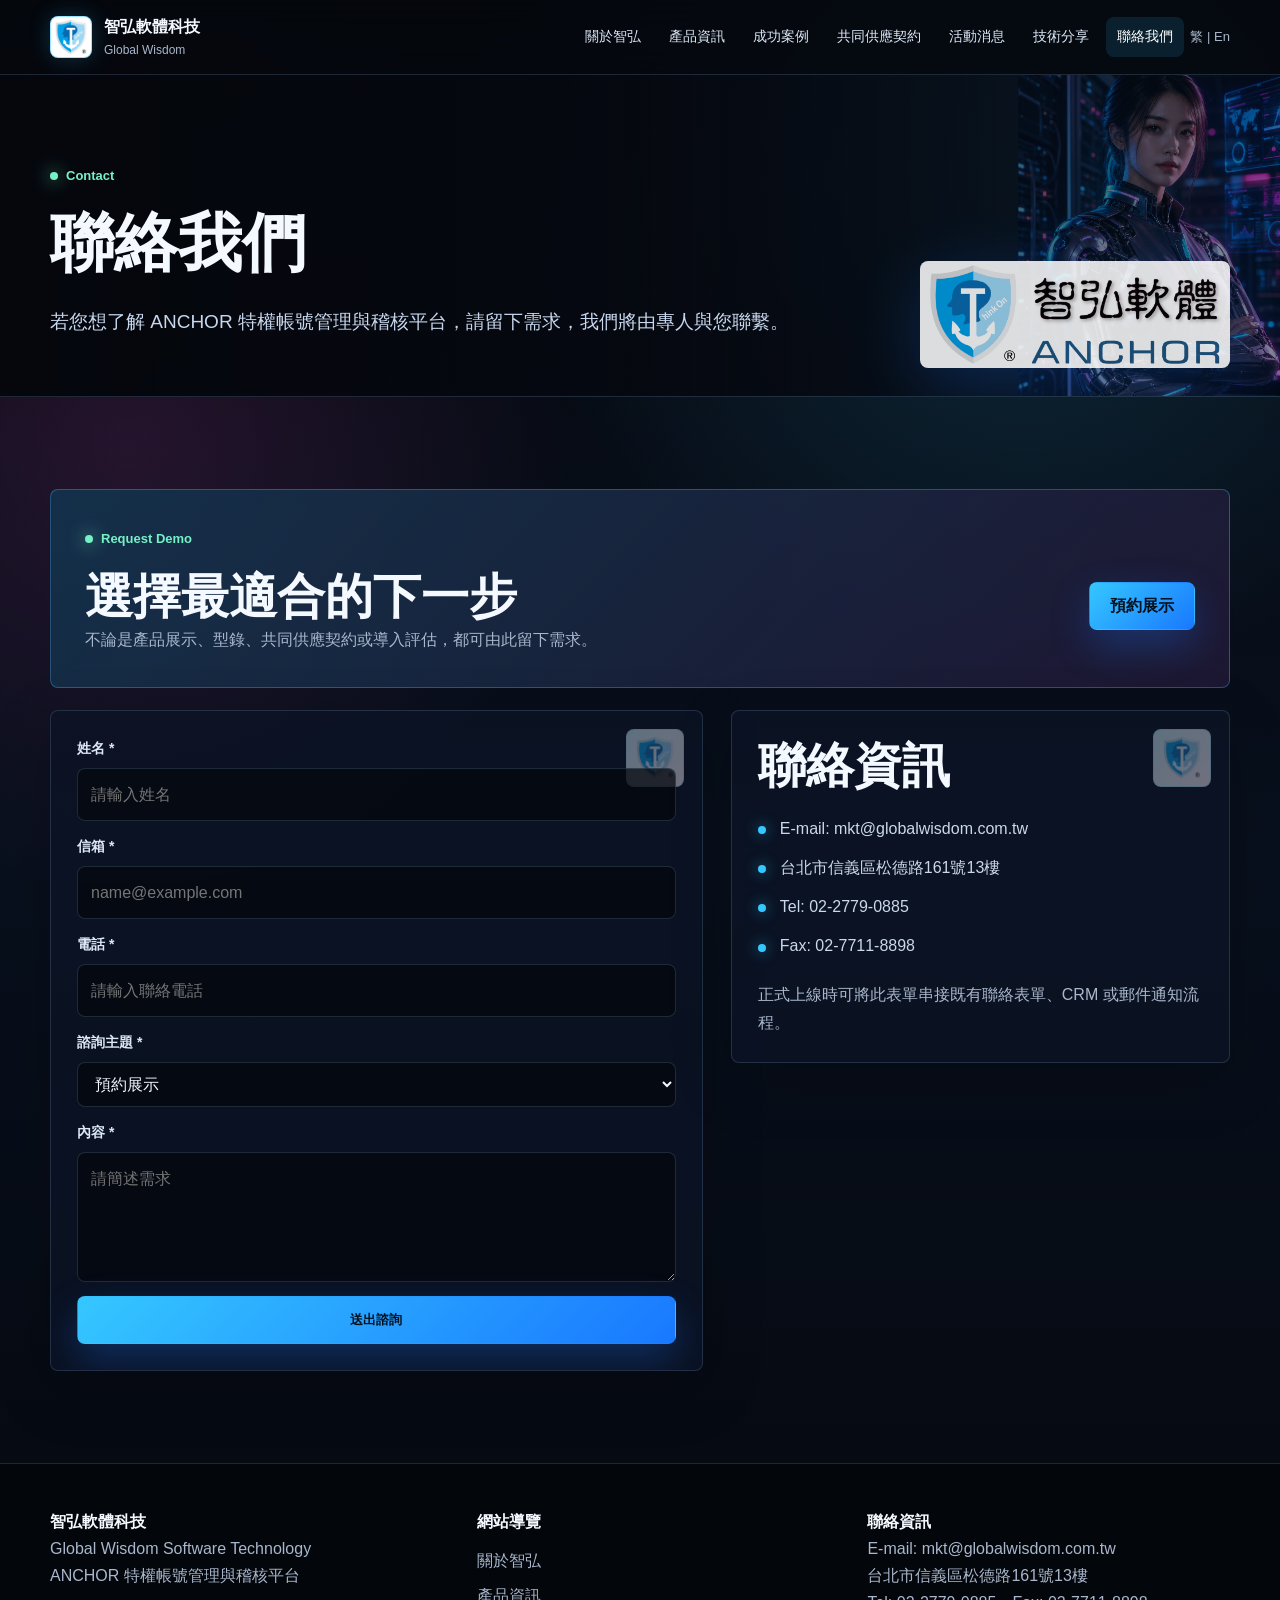
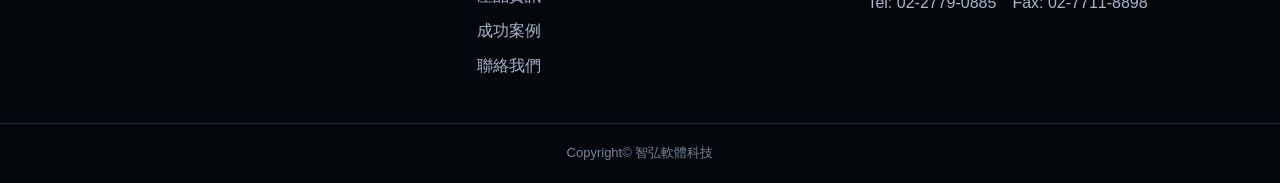
<file: contact.html>
<!doctype html>
<html lang="zh-Hant">
<head><meta charset="utf-8"><meta name="viewport" content="width=device-width, initial-scale=1"><title>聯絡我們 | 智弘軟體科技</title><link rel="stylesheet" href="styles.css"></head>
<body>
  <header class="site-header"><div class="nav-wrap"><a class="brand" href="index.html"><span class="brand-mark">A</span><span><span class="brand-name">智弘軟體科技</span><span class="brand-sub">Global Wisdom</span></span></a><input class="nav-toggle" id="nav-toggle" type="checkbox"><label class="nav-toggle-label" for="nav-toggle"><span></span></label><nav class="main-nav"><a href="about.html">關於智弘</a><div class="dropdown"><a href="product.html">產品資訊</a><div class="dropdown-menu"><a href="purpose.html">研發目的</a><a href="product.html">產品介紹</a><a href="scenarios.html">參考情境展示</a></div></div><a href="cases.html">成功案例</a><a href="gov.html">共同供應契約</a><a href="news.html">活動消息</a><a href="insights.html">技術分享</a><a class="active" href="contact.html">聯絡我們</a><span class="lang">繁 | En</span></nav></div></header>
  <main><section class="page-hero"><div class="section-inner"><span class="eyebrow">Contact</span><h1>聯絡我們</h1><p class="lead">若您想了解 ANCHOR 特權帳號管理與稽核平台，請留下需求，我們將由專人與您聯繫。</p></div></section>
  <section class="section"><div class="section-inner"><div class="cta-band" style="margin-bottom:22px"><div><span class="eyebrow">Request Demo</span><h2>選擇最適合的下一步</h2><p>不論是產品展示、型錄、共同供應契約或導入評估，都可由此留下需求。</p></div><div class="actions"><a class="button primary" href="#contact-form">預約展示</a></div></div><div class="split"><form id="contact-form" class="contact-panel contact-form"><div class="field"><label for="name">姓名 *</label><input id="name" name="name" type="text" placeholder="請輸入姓名"></div><div class="field"><label for="email">信箱 *</label><input id="email" name="email" type="email" placeholder="name@example.com"></div><div class="field"><label for="phone">電話 *</label><input id="phone" name="phone" type="tel" placeholder="請輸入聯絡電話"></div><div class="field"><label for="topic">諮詢主題 *</label><select id="topic" name="topic"><option>預約展示</option><option>索取型錄</option><option>洽詢共同供應契約</option><option>技術導入評估</option><option>ANCHOR 產品諮詢</option><option>活動或技術合作</option></select></div><div class="field"><label for="message">內容 *</label><textarea id="message" name="message" placeholder="請簡述需求"></textarea></div><button class="button primary" type="button">送出諮詢</button></form><aside class="info-panel"><h2>聯絡資訊</h2><ul class="list"><li>E-mail: mkt@globalwisdom.com.tw</li><li>台北市信義區松德路161號13樓</li><li>Tel: 02-2779-0885</li><li>Fax: 02-7711-8898</li></ul><p style="margin-top:22px">正式上線時可將此表單串接既有聯絡表單、CRM 或郵件通知流程。</p></aside></div></div></section></main>
  <footer class="site-footer"><div class="footer-inner"><div><div class="footer-title">智弘軟體科技</div><p>Global Wisdom Software Technology</p><p>ANCHOR 特權帳號管理與稽核平台</p></div><div><div class="footer-title">網站導覽</div><div class="footer-links"><a href="about.html">關於智弘</a><a href="product.html">產品資訊</a><a href="cases.html">成功案例</a><a href="contact.html">聯絡我們</a></div></div><div><div class="footer-title">聯絡資訊</div><p>E-mail: mkt@globalwisdom.com.tw</p><p>台北市信義區松德路161號13樓</p><p>Tel: 02-2779-0885　Fax: 02-7711-8898</p></div></div><div class="copyright">Copyright© 智弘軟體科技</div></footer><script src="script.js"></script>
</body></html>
</file>
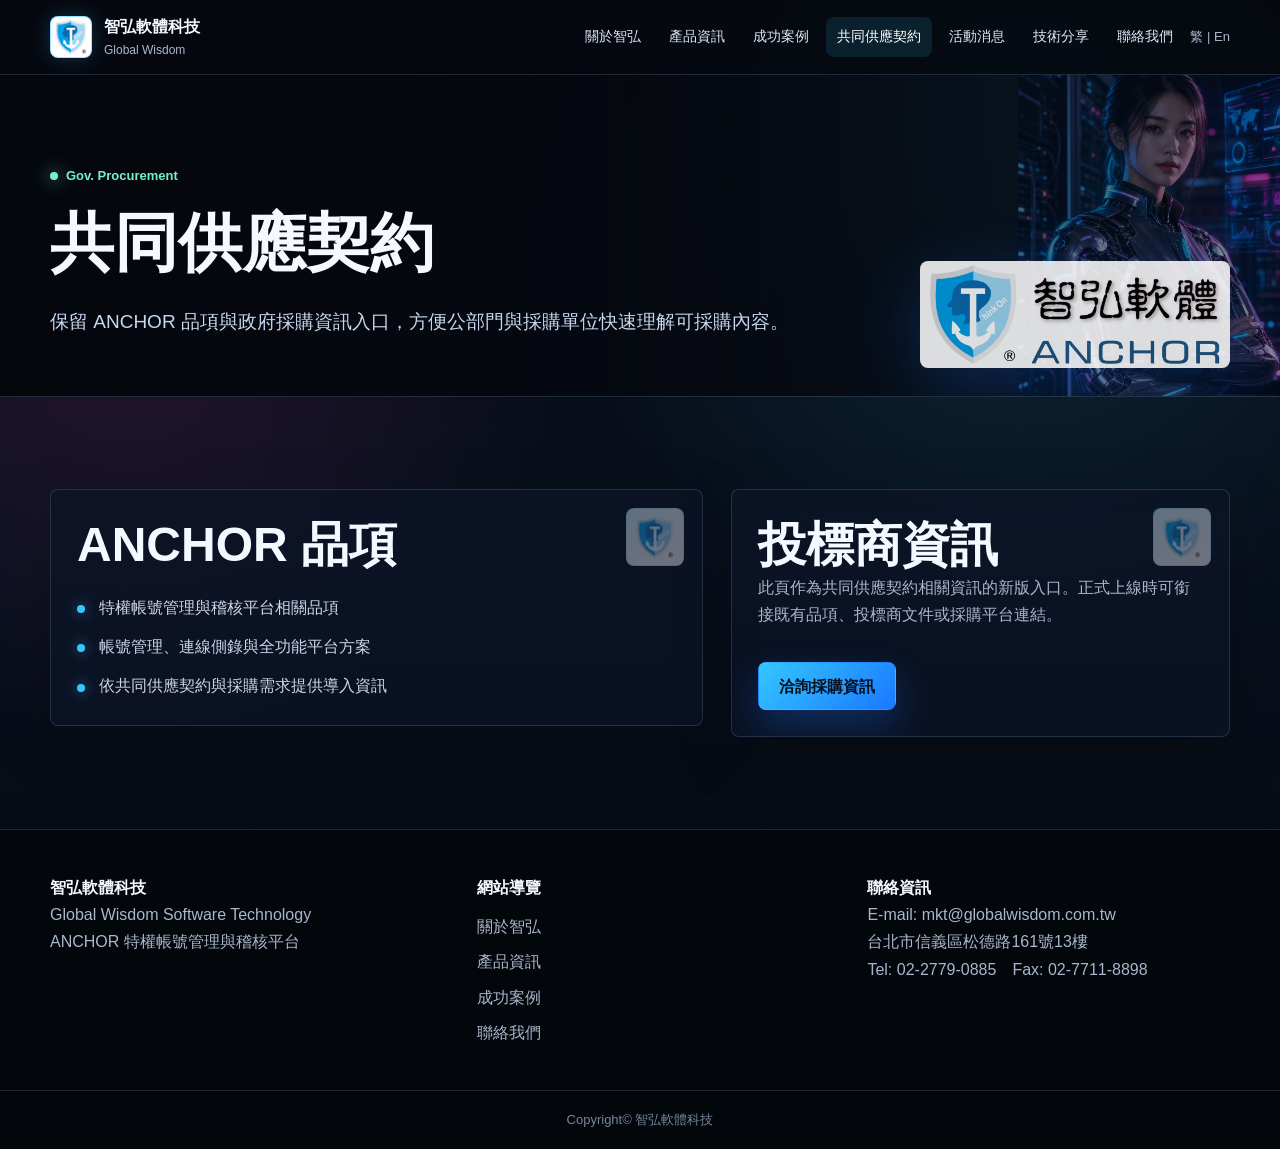
<file: gov.html>
<!doctype html>
<html lang="zh-Hant">
<head><meta charset="utf-8"><meta name="viewport" content="width=device-width, initial-scale=1"><title>共同供應契約 | ANCHOR</title><link rel="stylesheet" href="styles.css"></head>
<body>
  <header class="site-header"><div class="nav-wrap"><a class="brand" href="index.html"><span class="brand-mark">A</span><span><span class="brand-name">智弘軟體科技</span><span class="brand-sub">Global Wisdom</span></span></a><input class="nav-toggle" id="nav-toggle" type="checkbox"><label class="nav-toggle-label" for="nav-toggle"><span></span></label><nav class="main-nav"><a href="about.html">關於智弘</a><div class="dropdown"><a href="product.html">產品資訊</a><div class="dropdown-menu"><a href="purpose.html">研發目的</a><a href="product.html">產品介紹</a><a href="scenarios.html">參考情境展示</a></div></div><a href="cases.html">成功案例</a><a class="active" href="gov.html">共同供應契約</a><a href="news.html">活動消息</a><a href="insights.html">技術分享</a><a href="contact.html">聯絡我們</a><span class="lang">繁 | En</span></nav></div></header>
  <main><section class="page-hero"><div class="section-inner"><span class="eyebrow">Gov. Procurement</span><h1>共同供應契約</h1><p class="lead">保留 ANCHOR 品項與政府採購資訊入口，方便公部門與採購單位快速理解可採購內容。</p></div></section>
  <section class="section"><div class="section-inner split"><div class="info-panel"><h2>ANCHOR 品項</h2><ul class="list"><li>特權帳號管理與稽核平台相關品項</li><li>帳號管理、連線側錄與全功能平台方案</li><li>依共同供應契約與採購需求提供導入資訊</li></ul></div><div class="info-panel"><h2>投標商資訊</h2><p>此頁作為共同供應契約相關資訊的新版入口。正式上線時可銜接既有品項、投標商文件或採購平台連結。</p><div class="actions"><a class="button primary" href="contact.html">洽詢採購資訊</a></div></div></div></section></main>
  <footer class="site-footer"><div class="footer-inner"><div><div class="footer-title">智弘軟體科技</div><p>Global Wisdom Software Technology</p><p>ANCHOR 特權帳號管理與稽核平台</p></div><div><div class="footer-title">網站導覽</div><div class="footer-links"><a href="about.html">關於智弘</a><a href="product.html">產品資訊</a><a href="cases.html">成功案例</a><a href="contact.html">聯絡我們</a></div></div><div><div class="footer-title">聯絡資訊</div><p>E-mail: mkt@globalwisdom.com.tw</p><p>台北市信義區松德路161號13樓</p><p>Tel: 02-2779-0885　Fax: 02-7711-8898</p></div></div><div class="copyright">Copyright© 智弘軟體科技</div></footer><script src="script.js"></script>
</body></html>
</file>
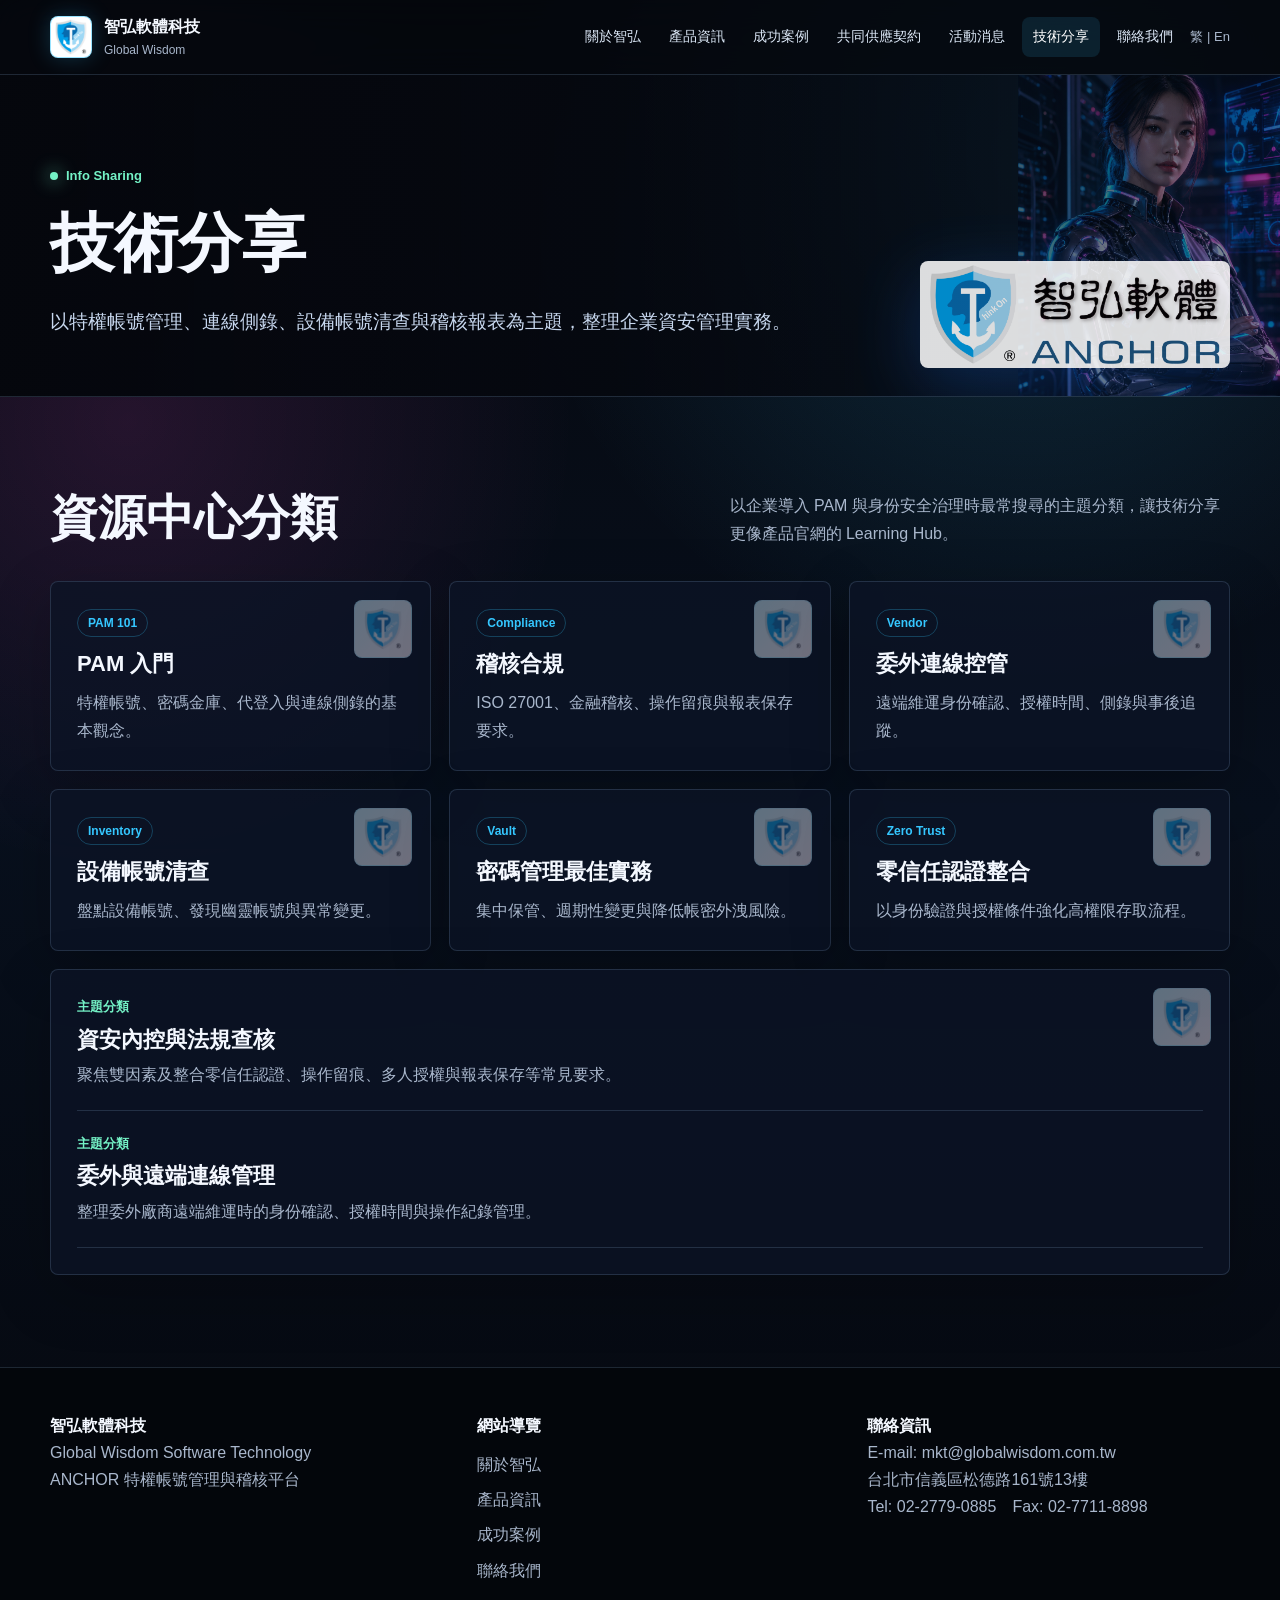
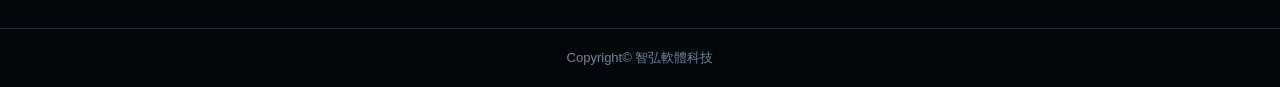
<file: insights.html>
<!doctype html>
<html lang="zh-Hant">
<head><meta charset="utf-8"><meta name="viewport" content="width=device-width, initial-scale=1"><title>技術分享 | 智弘軟體科技</title><link rel="stylesheet" href="styles.css"></head>
<body>
  <header class="site-header"><div class="nav-wrap"><a class="brand" href="index.html"><span class="brand-mark">A</span><span><span class="brand-name">智弘軟體科技</span><span class="brand-sub">Global Wisdom</span></span></a><input class="nav-toggle" id="nav-toggle" type="checkbox"><label class="nav-toggle-label" for="nav-toggle"><span></span></label><nav class="main-nav"><a href="about.html">關於智弘</a><div class="dropdown"><a href="product.html">產品資訊</a><div class="dropdown-menu"><a href="purpose.html">研發目的</a><a href="product.html">產品介紹</a><a href="scenarios.html">參考情境展示</a></div></div><a href="cases.html">成功案例</a><a href="gov.html">共同供應契約</a><a href="news.html">活動消息</a><a class="active" href="insights.html">技術分享</a><a href="contact.html">聯絡我們</a><span class="lang">繁 | En</span></nav></div></header>
  <main><section class="page-hero"><div class="section-inner"><span class="eyebrow">Info Sharing</span><h1>技術分享</h1><p class="lead">以特權帳號管理、連線側錄、設備帳號清查與稽核報表為主題，整理企業資安管理實務。</p></div></section>
  <section class="section"><div class="section-inner"><div class="section-head"><div><h2>資源中心分類</h2></div><p>以企業導入 PAM 與身份安全治理時最常搜尋的主題分類，讓技術分享更像產品官網的 Learning Hub。</p></div><div class="grid five grid three"><article class="card"><span class="tag">PAM 101</span><h3>PAM 入門</h3><p>特權帳號、密碼金庫、代登入與連線側錄的基本觀念。</p></article><article class="card"><span class="tag">Compliance</span><h3>稽核合規</h3><p>ISO 27001、金融稽核、操作留痕與報表保存要求。</p></article><article class="card"><span class="tag">Vendor</span><h3>委外連線控管</h3><p>遠端維運身份確認、授權時間、側錄與事後追蹤。</p></article><article class="card"><span class="tag">Inventory</span><h3>設備帳號清查</h3><p>盤點設備帳號、發現幽靈帳號與異常變更。</p></article><article class="card"><span class="tag">Vault</span><h3>密碼管理最佳實務</h3><p>集中保管、週期性變更與降低帳密外洩風險。</p></article><article class="card"><span class="tag">Zero Trust</span><h3>零信任認證整合</h3><p>以身份驗證與授權條件強化高權限存取流程。</p></article></div><div class="info-panel" style="margin-top:18px"><article class="insight-item"><span class="date">主題分類</span><h3>資安內控與法規查核</h3><p>聚焦雙因素及整合零信任認證、操作留痕、多人授權與報表保存等常見要求。</p></article><article class="insight-item"><span class="date">主題分類</span><h3>委外與遠端連線管理</h3><p>整理委外廠商遠端維運時的身份確認、授權時間與操作紀錄管理。</p></article></div></div></section></main>
  <footer class="site-footer"><div class="footer-inner"><div><div class="footer-title">智弘軟體科技</div><p>Global Wisdom Software Technology</p><p>ANCHOR 特權帳號管理與稽核平台</p></div><div><div class="footer-title">網站導覽</div><div class="footer-links"><a href="about.html">關於智弘</a><a href="product.html">產品資訊</a><a href="cases.html">成功案例</a><a href="contact.html">聯絡我們</a></div></div><div><div class="footer-title">聯絡資訊</div><p>E-mail: mkt@globalwisdom.com.tw</p><p>台北市信義區松德路161號13樓</p><p>Tel: 02-2779-0885　Fax: 02-7711-8898</p></div></div><div class="copyright">Copyright© 智弘軟體科技</div></footer><script src="script.js"></script>
</body></html>
</file>
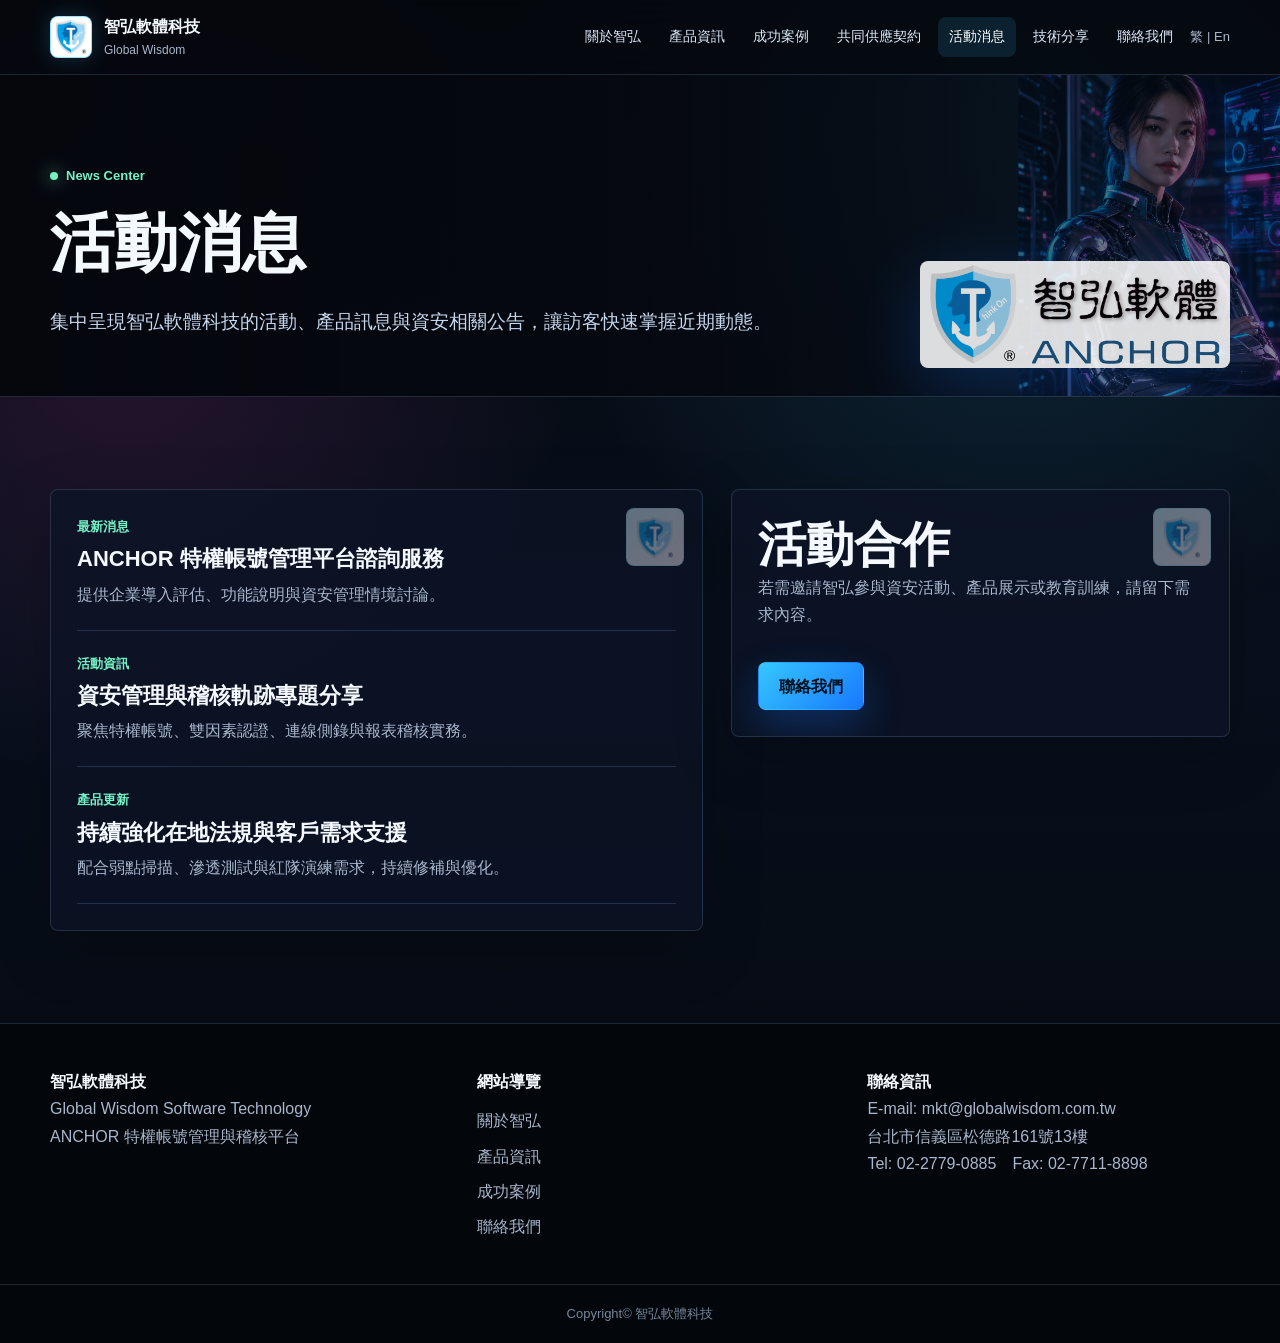
<file: news.html>
<!doctype html>
<html lang="zh-Hant">
<head><meta charset="utf-8"><meta name="viewport" content="width=device-width, initial-scale=1"><title>活動消息 | 智弘軟體科技</title><link rel="stylesheet" href="styles.css"></head>
<body>
  <header class="site-header"><div class="nav-wrap"><a class="brand" href="index.html"><span class="brand-mark">A</span><span><span class="brand-name">智弘軟體科技</span><span class="brand-sub">Global Wisdom</span></span></a><input class="nav-toggle" id="nav-toggle" type="checkbox"><label class="nav-toggle-label" for="nav-toggle"><span></span></label><nav class="main-nav"><a href="about.html">關於智弘</a><div class="dropdown"><a href="product.html">產品資訊</a><div class="dropdown-menu"><a href="purpose.html">研發目的</a><a href="product.html">產品介紹</a><a href="scenarios.html">參考情境展示</a></div></div><a href="cases.html">成功案例</a><a href="gov.html">共同供應契約</a><a class="active" href="news.html">活動消息</a><a href="insights.html">技術分享</a><a href="contact.html">聯絡我們</a><span class="lang">繁 | En</span></nav></div></header>
  <main><section class="page-hero"><div class="section-inner"><span class="eyebrow">News Center</span><h1>活動消息</h1><p class="lead">集中呈現智弘軟體科技的活動、產品訊息與資安相關公告，讓訪客快速掌握近期動態。</p></div></section>
  <section class="section"><div class="section-inner split"><div class="info-panel"><article class="news-item"><span class="date">最新消息</span><h3>ANCHOR 特權帳號管理平台諮詢服務</h3><p>提供企業導入評估、功能說明與資安管理情境討論。</p></article><article class="news-item"><span class="date">活動資訊</span><h3>資安管理與稽核軌跡專題分享</h3><p>聚焦特權帳號、雙因素認證、連線側錄與報表稽核實務。</p></article><article class="news-item"><span class="date">產品更新</span><h3>持續強化在地法規與客戶需求支援</h3><p>配合弱點掃描、滲透測試與紅隊演練需求，持續修補與優化。</p></article></div><aside class="contact-panel"><h2>活動合作</h2><p>若需邀請智弘參與資安活動、產品展示或教育訓練，請留下需求內容。</p><div class="actions"><a class="button primary" href="contact.html">聯絡我們</a></div></aside></div></section></main>
  <footer class="site-footer"><div class="footer-inner"><div><div class="footer-title">智弘軟體科技</div><p>Global Wisdom Software Technology</p><p>ANCHOR 特權帳號管理與稽核平台</p></div><div><div class="footer-title">網站導覽</div><div class="footer-links"><a href="about.html">關於智弘</a><a href="product.html">產品資訊</a><a href="cases.html">成功案例</a><a href="contact.html">聯絡我們</a></div></div><div><div class="footer-title">聯絡資訊</div><p>E-mail: mkt@globalwisdom.com.tw</p><p>台北市信義區松德路161號13樓</p><p>Tel: 02-2779-0885　Fax: 02-7711-8898</p></div></div><div class="copyright">Copyright© 智弘軟體科技</div></footer><script src="script.js"></script>
</body></html>
</file>
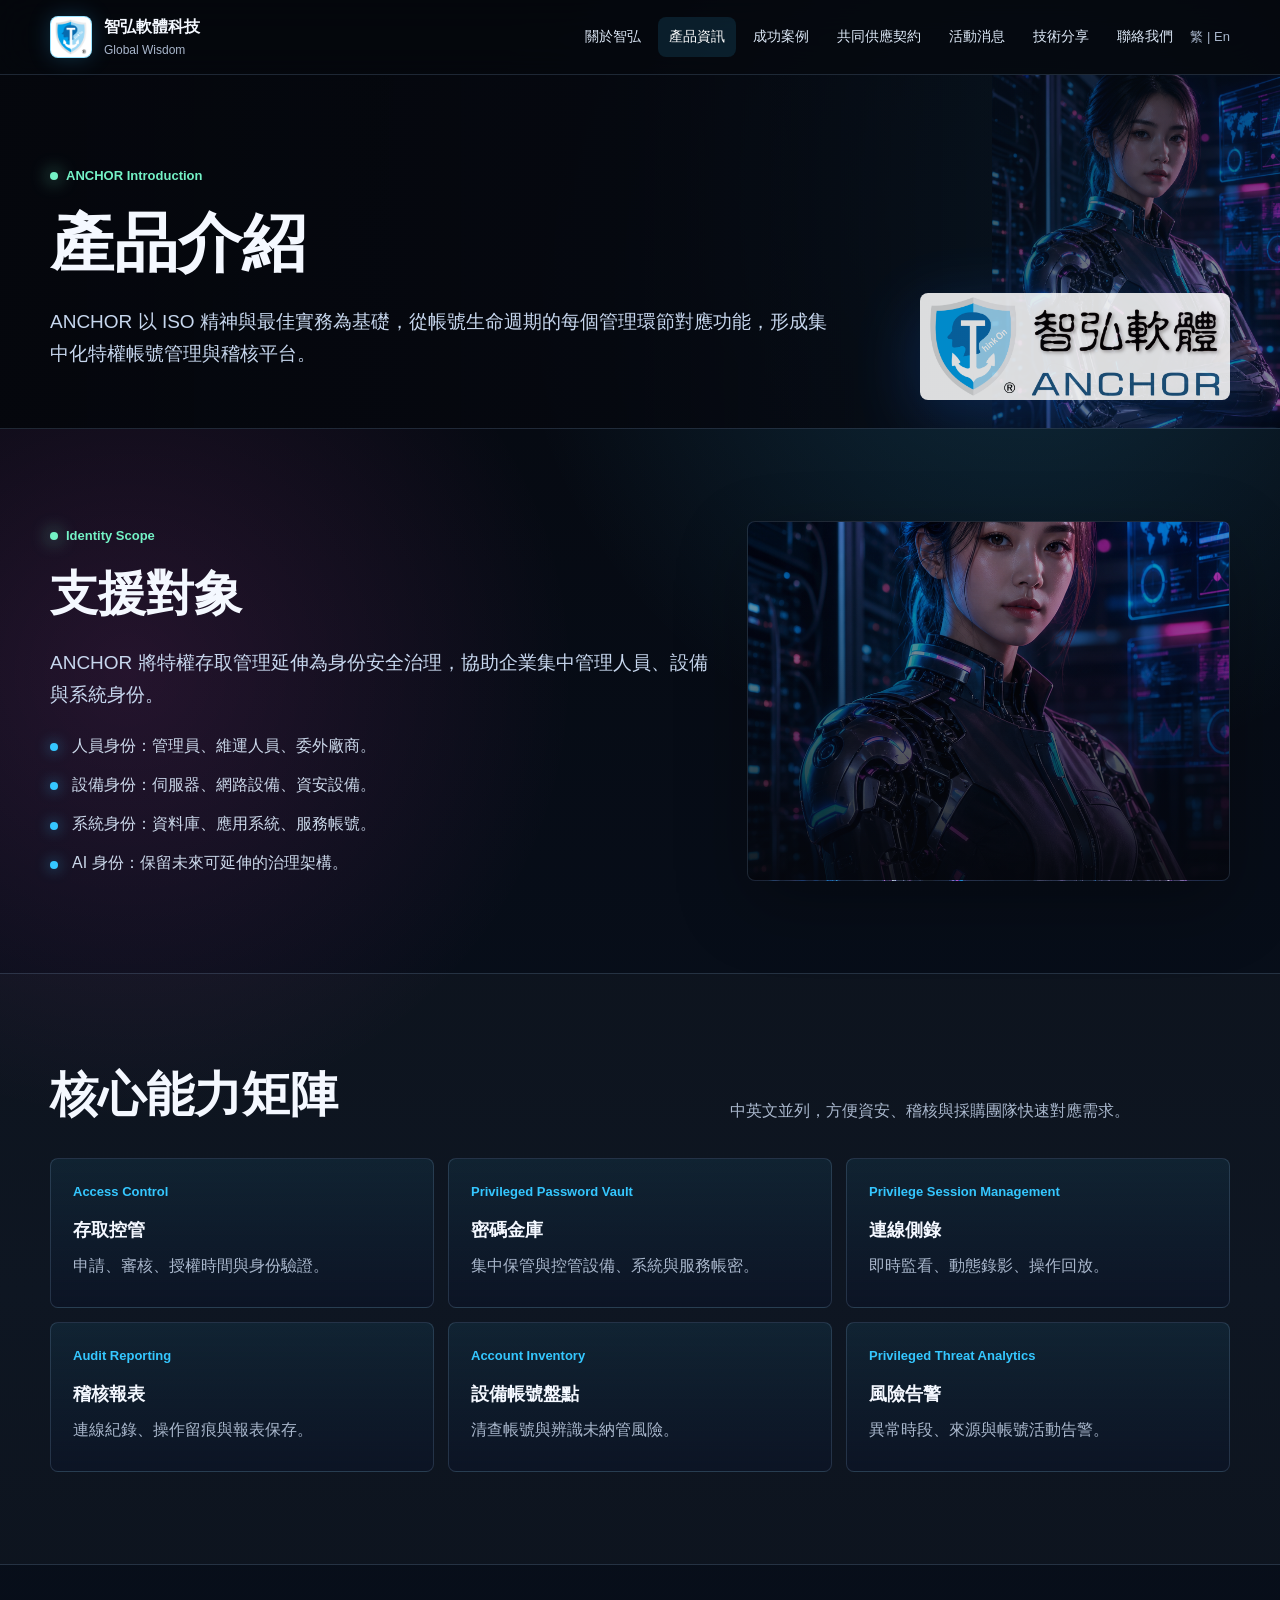
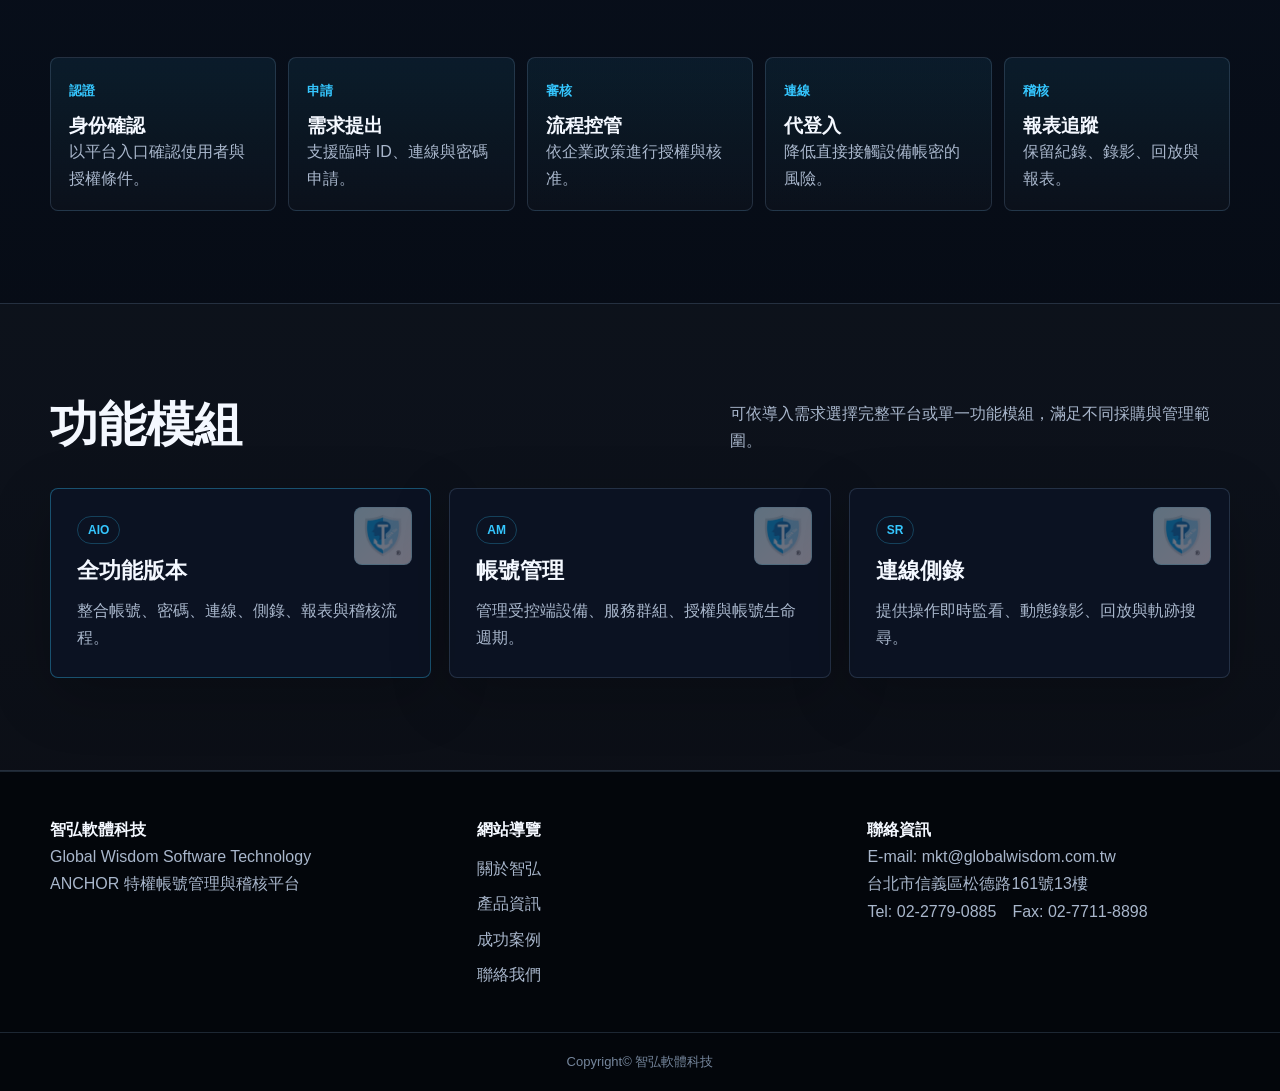
<file: product.html>
<!doctype html>
<html lang="zh-Hant">
<head><meta charset="utf-8"><meta name="viewport" content="width=device-width, initial-scale=1"><title>產品介紹 | ANCHOR</title><link rel="stylesheet" href="styles.css"></head>
<body>
  <header class="site-header"><div class="nav-wrap"><a class="brand" href="index.html"><span class="brand-mark">A</span><span><span class="brand-name">智弘軟體科技</span><span class="brand-sub">Global Wisdom</span></span></a><input class="nav-toggle" id="nav-toggle" type="checkbox"><label class="nav-toggle-label" for="nav-toggle"><span></span></label><nav class="main-nav"><a href="about.html">關於智弘</a><div class="dropdown"><a class="active" href="product.html">產品資訊</a><div class="dropdown-menu"><a href="purpose.html">研發目的</a><a href="product.html">產品介紹</a><a href="scenarios.html">參考情境展示</a></div></div><a href="cases.html">成功案例</a><a href="gov.html">共同供應契約</a><a href="news.html">活動消息</a><a href="insights.html">技術分享</a><a href="contact.html">聯絡我們</a><span class="lang">繁 | En</span></nav></div></header>
  <main><section class="page-hero"><div class="section-inner"><span class="eyebrow">ANCHOR Introduction</span><h1>產品介紹</h1><p class="lead">ANCHOR 以 ISO 精神與最佳實務為基礎，從帳號生命週期的每個管理環節對應功能，形成集中化特權帳號管理與稽核平台。</p></div></section>
  <section class="section"><div class="section-inner platform-band"><div><span class="eyebrow">Identity Scope</span><h2>支援對象</h2><p class="lead">ANCHOR 將特權存取管理延伸為身份安全治理，協助企業集中管理人員、設備與系統身份。</p><ul class="list"><li>人員身份：管理員、維運人員、委外廠商。</li><li>設備身份：伺服器、網路設備、資安設備。</li><li>系統身份：資料庫、應用系統、服務帳號。</li><li>AI 身份：保留未來可延伸的治理架構。</li></ul></div><div class="platform-visual"></div></div></section>
  <section class="section alt"><div class="section-inner"><div class="section-head"><div><h2>核心能力矩陣</h2></div><p>中英文並列，方便資安、稽核與採購團隊快速對應需求。</p></div><div class="matrix"><div class="matrix-item"><span>Access Control</span><strong>存取控管</strong><p>申請、審核、授權時間與身份驗證。</p></div><div class="matrix-item"><span>Privileged Password Vault</span><strong>密碼金庫</strong><p>集中保管與控管設備、系統與服務帳密。</p></div><div class="matrix-item"><span>Privilege Session Management</span><strong>連線側錄</strong><p>即時監看、動態錄影、操作回放。</p></div><div class="matrix-item"><span>Audit Reporting</span><strong>稽核報表</strong><p>連線紀錄、操作留痕與報表保存。</p></div><div class="matrix-item"><span>Account Inventory</span><strong>設備帳號盤點</strong><p>清查帳號與辨識未納管風險。</p></div><div class="matrix-item"><span>Privileged Threat Analytics</span><strong>風險告警</strong><p>異常時段、來源與帳號活動告警。</p></div></div></div></section>
  <section class="section"><div class="section-inner"><div class="process"><div class="step"><span>認證</span><h3>身份確認</h3><p>以平台入口確認使用者與授權條件。</p></div><div class="step"><span>申請</span><h3>需求提出</h3><p>支援臨時 ID、連線與密碼申請。</p></div><div class="step"><span>審核</span><h3>流程控管</h3><p>依企業政策進行授權與核准。</p></div><div class="step"><span>連線</span><h3>代登入</h3><p>降低直接接觸設備帳密的風險。</p></div><div class="step"><span>稽核</span><h3>報表追蹤</h3><p>保留紀錄、錄影、回放與報表。</p></div></div></div></section>
  <section class="section alt"><div class="section-inner"><div class="section-head"><div><h2>功能模組</h2></div><p>可依導入需求選擇完整平台或單一功能模組，滿足不同採購與管理範圍。</p></div><div class="grid three"><article class="card kicker"><span class="tag">AIO</span><h3>全功能版本</h3><p>整合帳號、密碼、連線、側錄、報表與稽核流程。</p></article><article class="card"><span class="tag">AM</span><h3>帳號管理</h3><p>管理受控端設備、服務群組、授權與帳號生命週期。</p></article><article class="card"><span class="tag">SR</span><h3>連線側錄</h3><p>提供操作即時監看、動態錄影、回放與軌跡搜尋。</p></article></div></div></section></main>
  <footer class="site-footer"><div class="footer-inner"><div><div class="footer-title">智弘軟體科技</div><p>Global Wisdom Software Technology</p><p>ANCHOR 特權帳號管理與稽核平台</p></div><div><div class="footer-title">網站導覽</div><div class="footer-links"><a href="about.html">關於智弘</a><a href="product.html">產品資訊</a><a href="cases.html">成功案例</a><a href="contact.html">聯絡我們</a></div></div><div><div class="footer-title">聯絡資訊</div><p>E-mail: mkt@globalwisdom.com.tw</p><p>台北市信義區松德路161號13樓</p><p>Tel: 02-2779-0885　Fax: 02-7711-8898</p></div></div><div class="copyright">Copyright© 智弘軟體科技</div></footer><script src="script.js"></script>
</body></html>
</file>
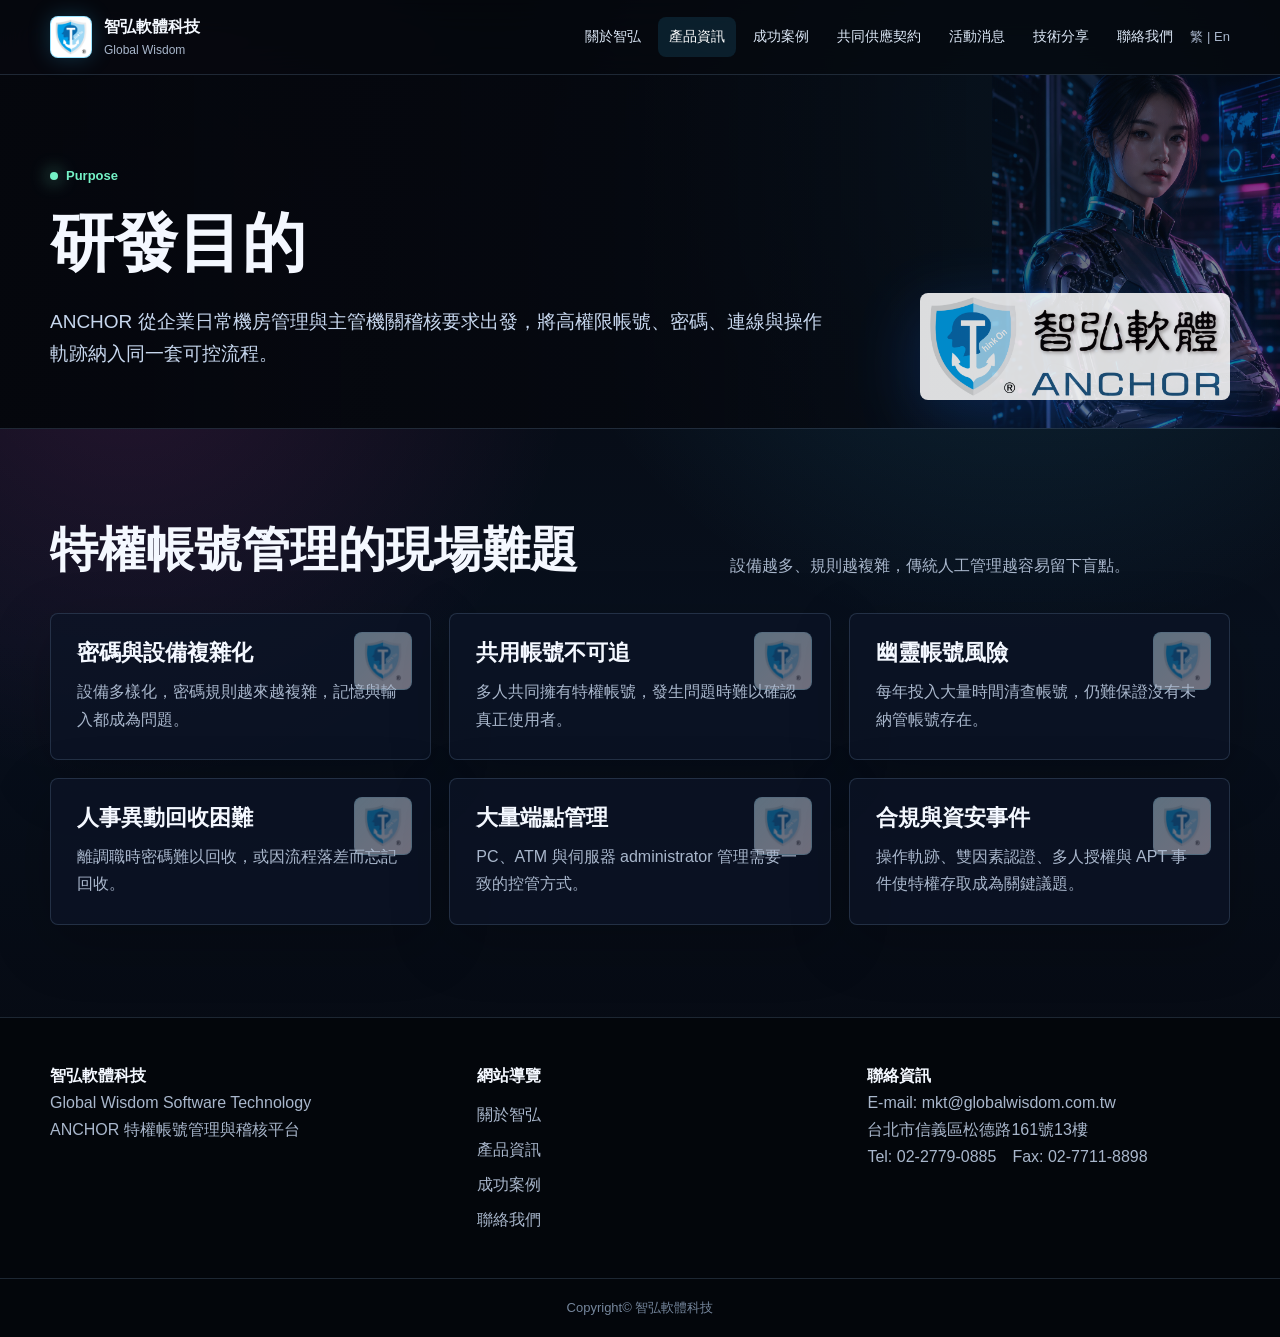
<file: purpose.html>
<!doctype html>
<html lang="zh-Hant">
<head><meta charset="utf-8"><meta name="viewport" content="width=device-width, initial-scale=1"><title>研發目的 | ANCHOR</title><link rel="stylesheet" href="styles.css"></head>
<body>
  <header class="site-header"><div class="nav-wrap"><a class="brand" href="index.html"><span class="brand-mark">A</span><span><span class="brand-name">智弘軟體科技</span><span class="brand-sub">Global Wisdom</span></span></a><input class="nav-toggle" id="nav-toggle" type="checkbox"><label class="nav-toggle-label" for="nav-toggle"><span></span></label><nav class="main-nav"><a href="about.html">關於智弘</a><div class="dropdown"><a class="active" href="product.html">產品資訊</a><div class="dropdown-menu"><a href="purpose.html">研發目的</a><a href="product.html">產品介紹</a><a href="scenarios.html">參考情境展示</a></div></div><a href="cases.html">成功案例</a><a href="gov.html">共同供應契約</a><a href="news.html">活動消息</a><a href="insights.html">技術分享</a><a href="contact.html">聯絡我們</a><span class="lang">繁 | En</span></nav></div></header>
  <main><section class="page-hero"><div class="section-inner"><span class="eyebrow">Purpose</span><h1>研發目的</h1><p class="lead">ANCHOR 從企業日常機房管理與主管機關稽核要求出發，將高權限帳號、密碼、連線與操作軌跡納入同一套可控流程。</p></div></section>
  <section class="section"><div class="section-inner"><div class="section-head"><div><h2>特權帳號管理的現場難題</h2></div><p>設備越多、規則越複雜，傳統人工管理越容易留下盲點。</p></div><div class="grid three"><article class="card"><h3>密碼與設備複雜化</h3><p>設備多樣化，密碼規則越來越複雜，記憶與輸入都成為問題。</p></article><article class="card"><h3>共用帳號不可追</h3><p>多人共同擁有特權帳號，發生問題時難以確認真正使用者。</p></article><article class="card"><h3>幽靈帳號風險</h3><p>每年投入大量時間清查帳號，仍難保證沒有未納管帳號存在。</p></article><article class="card"><h3>人事異動回收困難</h3><p>離調職時密碼難以回收，或因流程落差而忘記回收。</p></article><article class="card"><h3>大量端點管理</h3><p>PC、ATM 與伺服器 administrator 管理需要一致的控管方式。</p></article><article class="card"><h3>合規與資安事件</h3><p>操作軌跡、雙因素認證、多人授權與 APT 事件使特權存取成為關鍵議題。</p></article></div></div></section></main>
  <footer class="site-footer"><div class="footer-inner"><div><div class="footer-title">智弘軟體科技</div><p>Global Wisdom Software Technology</p><p>ANCHOR 特權帳號管理與稽核平台</p></div><div><div class="footer-title">網站導覽</div><div class="footer-links"><a href="about.html">關於智弘</a><a href="product.html">產品資訊</a><a href="cases.html">成功案例</a><a href="contact.html">聯絡我們</a></div></div><div><div class="footer-title">聯絡資訊</div><p>E-mail: mkt@globalwisdom.com.tw</p><p>台北市信義區松德路161號13樓</p><p>Tel: 02-2779-0885　Fax: 02-7711-8898</p></div></div><div class="copyright">Copyright© 智弘軟體科技</div></footer><script src="script.js"></script>
</body></html>
</file>
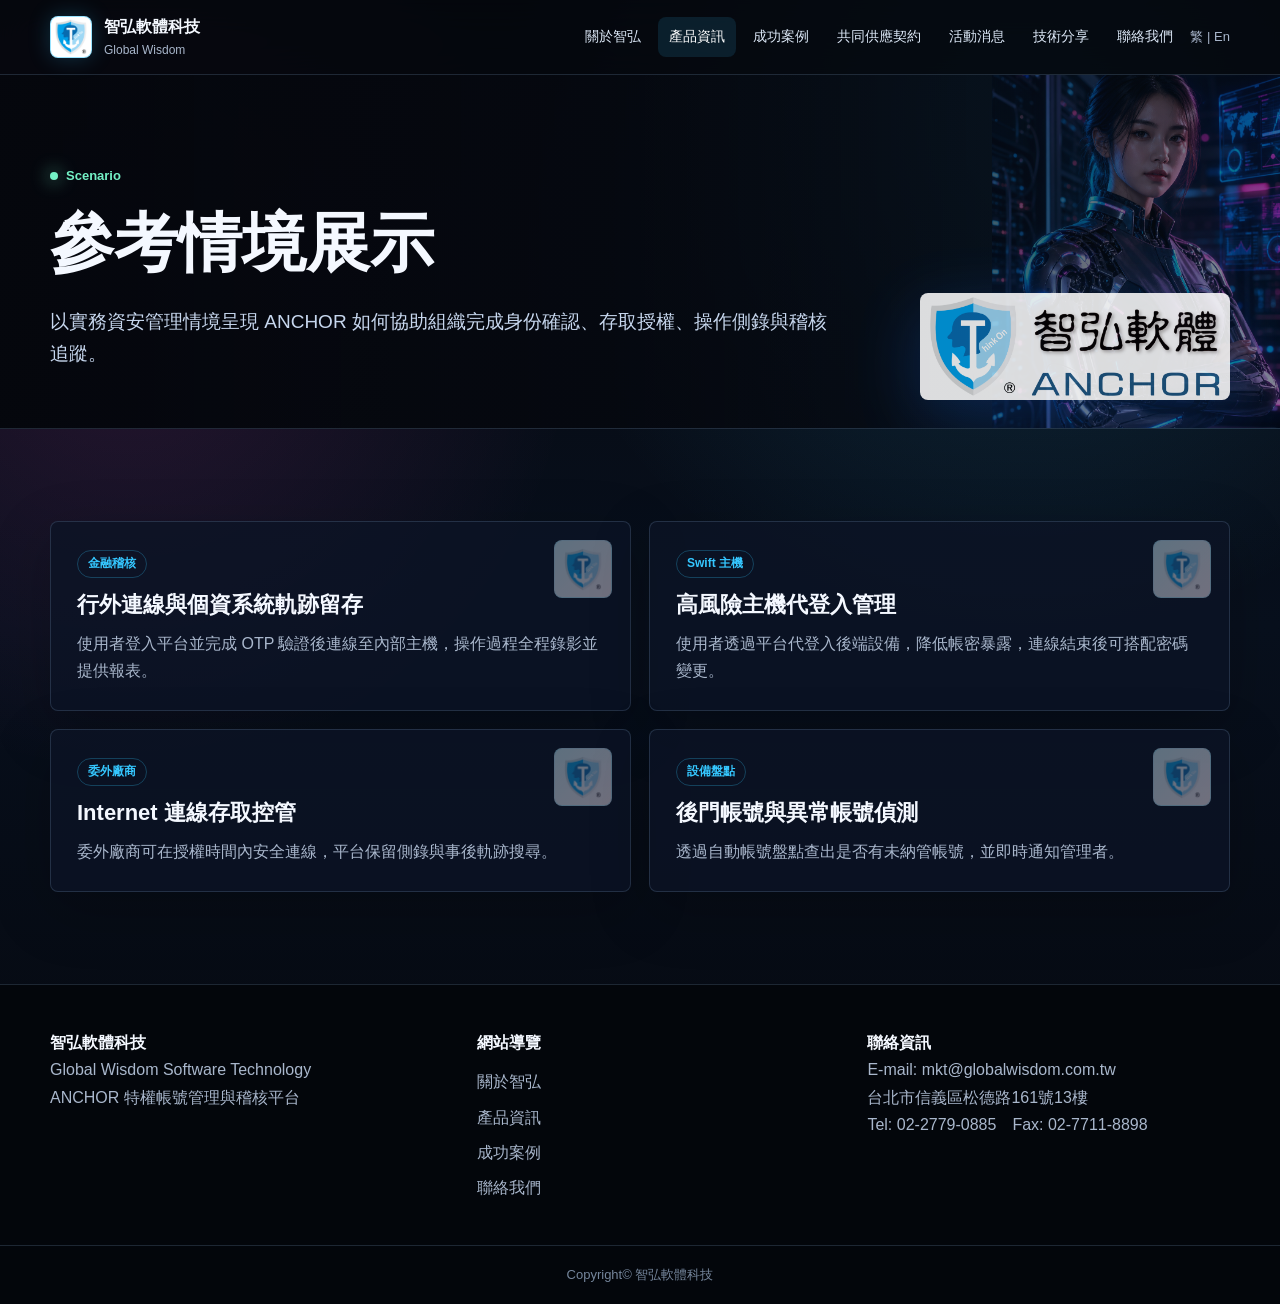
<file: scenarios.html>
<!doctype html>
<html lang="zh-Hant">
<head><meta charset="utf-8"><meta name="viewport" content="width=device-width, initial-scale=1"><title>參考情境展示 | ANCHOR</title><link rel="stylesheet" href="styles.css"></head>
<body>
  <header class="site-header"><div class="nav-wrap"><a class="brand" href="index.html"><span class="brand-mark">A</span><span><span class="brand-name">智弘軟體科技</span><span class="brand-sub">Global Wisdom</span></span></a><input class="nav-toggle" id="nav-toggle" type="checkbox"><label class="nav-toggle-label" for="nav-toggle"><span></span></label><nav class="main-nav"><a href="about.html">關於智弘</a><div class="dropdown"><a class="active" href="product.html">產品資訊</a><div class="dropdown-menu"><a href="purpose.html">研發目的</a><a href="product.html">產品介紹</a><a href="scenarios.html">參考情境展示</a></div></div><a href="cases.html">成功案例</a><a href="gov.html">共同供應契約</a><a href="news.html">活動消息</a><a href="insights.html">技術分享</a><a href="contact.html">聯絡我們</a><span class="lang">繁 | En</span></nav></div></header>
  <main><section class="page-hero"><div class="section-inner"><span class="eyebrow">Scenario</span><h1>參考情境展示</h1><p class="lead">以實務資安管理情境呈現 ANCHOR 如何協助組織完成身份確認、存取授權、操作側錄與稽核追蹤。</p></div></section>
  <section class="section"><div class="section-inner"><div class="grid two"><article class="case-card"><span class="tag">金融稽核</span><h3>行外連線與個資系統軌跡留存</h3><p>使用者登入平台並完成 OTP 驗證後連線至內部主機，操作過程全程錄影並提供報表。</p></article><article class="case-card"><span class="tag">Swift 主機</span><h3>高風險主機代登入管理</h3><p>使用者透過平台代登入後端設備，降低帳密暴露，連線結束後可搭配密碼變更。</p></article><article class="case-card"><span class="tag">委外廠商</span><h3>Internet 連線存取控管</h3><p>委外廠商可在授權時間內安全連線，平台保留側錄與事後軌跡搜尋。</p></article><article class="case-card"><span class="tag">設備盤點</span><h3>後門帳號與異常帳號偵測</h3><p>透過自動帳號盤點查出是否有未納管帳號，並即時通知管理者。</p></article></div></div></section></main>
  <footer class="site-footer"><div class="footer-inner"><div><div class="footer-title">智弘軟體科技</div><p>Global Wisdom Software Technology</p><p>ANCHOR 特權帳號管理與稽核平台</p></div><div><div class="footer-title">網站導覽</div><div class="footer-links"><a href="about.html">關於智弘</a><a href="product.html">產品資訊</a><a href="cases.html">成功案例</a><a href="contact.html">聯絡我們</a></div></div><div><div class="footer-title">聯絡資訊</div><p>E-mail: mkt@globalwisdom.com.tw</p><p>台北市信義區松德路161號13樓</p><p>Tel: 02-2779-0885　Fax: 02-7711-8898</p></div></div><div class="copyright">Copyright© 智弘軟體科技</div></footer><script src="script.js"></script>
</body></html>
</file>
<file: styles.css>
:root {
  --bg: #05070d;
  --bg-soft: #0a1020;
  --panel: rgba(12, 20, 38, 0.78);
  --panel-solid: #0e172b;
  --line: rgba(135, 172, 210, 0.2);
  --text: #f4f8ff;
  --muted: #a9b7cc;
  --blue: #35c7ff;
  --blue-deep: #1978ff;
  --pink: #ff4fd8;
  --green: #74f2c6;
  --warning: #ffd166;
  --max: 1180px;
  font-family: "Noto Sans TC", "Microsoft JhengHei", "PingFang TC", Arial, sans-serif;
}

* {
  box-sizing: border-box;
}

html {
  scroll-behavior: smooth;
}

body {
  margin: 0;
  background:
    radial-gradient(circle at 80% 10%, rgba(53, 199, 255, 0.18), transparent 32rem),
    radial-gradient(circle at 10% 25%, rgba(255, 79, 216, 0.12), transparent 28rem),
    linear-gradient(180deg, #05070d 0%, #08101d 48%, #05070d 100%);
  color: var(--text);
  line-height: 1.7;
}

a {
  color: inherit;
  text-decoration: none;
}

img {
  display: block;
  max-width: 100%;
}

.site-header {
  position: sticky;
  top: 0;
  z-index: 20;
  border-bottom: 1px solid var(--line);
  background: rgba(5, 7, 13, 0.86);
  backdrop-filter: blur(18px);
}

.nav-wrap {
  display: flex;
  align-items: center;
  justify-content: space-between;
  gap: 24px;
  width: min(var(--max), calc(100% - 40px));
  min-height: 74px;
  margin: 0 auto;
}

.brand {
  display: inline-flex;
  align-items: center;
  gap: 12px;
  min-width: 190px;
}

.brand-mark {
  display: block;
  width: 42px;
  height: 42px;
  border: 1px solid rgba(53, 199, 255, 0.5);
  border-radius: 8px;
  background:
    #ffffff url("anchor-symbol-official.png") center / 32px auto no-repeat;
  box-shadow: 0 0 22px rgba(53, 199, 255, 0.22);
}

.brand-mark::after {
  content: none;
}

.brand-mark {
  font-size: 0;
}

.brand-name {
  display: block;
  color: var(--text);
  font-size: 16px;
  font-weight: 800;
}

.brand-sub {
  display: block;
  color: var(--muted);
  font-size: 12px;
}

.nav-toggle {
  display: none;
}

.nav-toggle-label {
  display: none;
  width: 42px;
  height: 42px;
  border: 1px solid var(--line);
  border-radius: 8px;
  place-items: center;
  cursor: pointer;
}

.nav-toggle-label span,
.nav-toggle-label span::before,
.nav-toggle-label span::after {
  display: block;
  width: 20px;
  height: 2px;
  background: var(--text);
  content: "";
}

.nav-toggle-label span::before {
  transform: translateY(-7px);
}

.nav-toggle-label span::after {
  transform: translateY(5px);
}

.main-nav {
  display: flex;
  align-items: center;
  gap: 6px;
  color: #dce8f7;
  font-size: 14px;
}

.main-nav > a,
.dropdown > a {
  display: inline-flex;
  align-items: center;
  min-height: 40px;
  padding: 0 11px;
  border-radius: 8px;
}

.main-nav > a:hover,
.dropdown:hover > a,
.main-nav .active {
  background: rgba(53, 199, 255, 0.12);
  color: #ffffff;
}

.dropdown {
  position: relative;
}

.dropdown-menu {
  position: absolute;
  top: 42px;
  left: 0;
  display: none;
  min-width: 176px;
  padding: 8px;
  border: 1px solid var(--line);
  border-radius: 8px;
  background: rgba(7, 13, 25, 0.96);
  box-shadow: 0 18px 45px rgba(0, 0, 0, 0.35);
}

.dropdown:hover .dropdown-menu,
.dropdown:focus-within .dropdown-menu {
  display: grid;
}

.dropdown-menu a {
  padding: 10px 12px;
  border-radius: 6px;
  color: var(--muted);
}

.dropdown-menu a:hover {
  background: rgba(53, 199, 255, 0.12);
  color: var(--text);
}

.lang {
  display: inline-flex;
  gap: 6px;
  align-items: center;
  color: var(--muted);
  font-size: 13px;
}

.hero {
  position: relative;
  overflow: hidden;
  min-height: calc(100vh - 74px);
  border-bottom: 1px solid var(--line);
}

.hero::before {
  position: absolute;
  inset: 0;
  background:
    linear-gradient(90deg, rgba(5, 7, 13, 0.94) 0%, rgba(5, 7, 13, 0.86) 42%, rgba(5, 7, 13, 0.18) 100%),
    url("ANCHOR_女性工程師機械上身_機房主視覺.png") right center / auto 100% no-repeat;
  content: "";
}

.hero::after {
  position: absolute;
  inset: 0;
  background-image:
    linear-gradient(rgba(53, 199, 255, 0.08) 1px, transparent 1px),
    linear-gradient(90deg, rgba(53, 199, 255, 0.08) 1px, transparent 1px);
  background-size: 52px 52px;
  mask-image: linear-gradient(90deg, black, transparent 78%);
  content: "";
}

.hero-inner,
.section-inner {
  position: relative;
  width: min(var(--max), calc(100% - 40px));
  margin: 0 auto;
}

.hero-inner {
  display: grid;
  align-items: center;
  min-height: calc(100vh - 74px);
  padding: 88px 0 60px;
}

.hero-copy {
  max-width: 720px;
}

.eyebrow {
  display: inline-flex;
  gap: 8px;
  align-items: center;
  margin-bottom: 18px;
  color: var(--green);
  font-size: 13px;
  font-weight: 700;
  letter-spacing: 0;
}

.eyebrow::before {
  width: 8px;
  height: 8px;
  border-radius: 99px;
  background: var(--green);
  box-shadow: 0 0 18px var(--green);
  content: "";
}

h1,
h2,
h3 {
  margin: 0;
  line-height: 1.2;
  letter-spacing: 0;
}

h1 {
  max-width: 760px;
  font-size: clamp(42px, 7vw, 78px);
}

h2 {
  font-size: clamp(30px, 4vw, 48px);
}

h3 {
  font-size: 22px;
}

p {
  margin: 0;
  color: var(--muted);
}

.lead {
  max-width: 660px;
  margin-top: 24px;
  color: #c7d7ee;
  font-size: 19px;
}

.hero-actions,
.actions {
  display: flex;
  flex-wrap: wrap;
  gap: 14px;
  margin-top: 34px;
}

.button {
  display: inline-flex;
  align-items: center;
  justify-content: center;
  min-height: 48px;
  padding: 0 20px;
  border: 1px solid rgba(53, 199, 255, 0.38);
  border-radius: 8px;
  color: var(--text);
  font-weight: 800;
}

.button.primary {
  border-color: transparent;
  background: linear-gradient(135deg, var(--blue), var(--blue-deep));
  color: #02111d;
  box-shadow: 0 16px 38px rgba(25, 120, 255, 0.28);
}

.button:hover {
  transform: translateY(-1px);
}

.hero-metrics {
  display: grid;
  grid-template-columns: repeat(3, minmax(0, 1fr));
  gap: 12px;
  max-width: 720px;
  margin-top: 56px;
}

.metric,
.card,
.case-card,
.info-panel,
.contact-panel {
  position: relative;
  overflow: hidden;
  border: 1px solid var(--line);
  border-radius: 8px;
  background: var(--panel);
  box-shadow: 0 18px 60px rgba(0, 0, 0, 0.22);
}

.card::before,
.case-card::before,
.info-panel::before,
.contact-panel::before {
  position: absolute;
  top: 18px;
  right: 18px;
  width: 56px;
  height: 56px;
  border: 1px solid rgba(53, 199, 255, 0.24);
  border-radius: 8px;
  background:
    linear-gradient(135deg, rgba(53, 199, 255, 0.22), rgba(255, 79, 216, 0.08)),
    #ffffff url("anchor-symbol-official.png") center / 38px auto no-repeat;
  opacity: 0.42;
  content: "";
}

.card > *,
.case-card > *,
.info-panel > *,
.contact-panel > * {
  position: relative;
}

.metric {
  padding: 18px;
}

.metric strong {
  display: block;
  color: var(--text);
  font-size: 23px;
}

.metric span {
  color: var(--muted);
  font-size: 13px;
}

.section {
  padding: 92px 0;
}

.section.alt {
  background: rgba(255, 255, 255, 0.025);
  border-block: 1px solid var(--line);
}

.section-head {
  display: grid;
  grid-template-columns: minmax(0, 0.9fr) minmax(280px, 0.7fr);
  gap: 36px;
  align-items: end;
  margin-bottom: 34px;
}

.grid {
  display: grid;
  gap: 18px;
}

.grid.three {
  grid-template-columns: repeat(3, minmax(0, 1fr));
}

.grid.two {
  grid-template-columns: repeat(2, minmax(0, 1fr));
}

.grid.four {
  grid-template-columns: repeat(4, minmax(0, 1fr));
}

.card,
.case-card,
.info-panel,
.contact-panel {
  padding: 26px;
}

.card.kicker {
  border-color: rgba(53, 199, 255, 0.35);
}

.card h3,
.case-card h3 {
  margin-bottom: 12px;
}

.platform-band {
  display: grid;
  grid-template-columns: minmax(0, 0.9fr) minmax(320px, 0.65fr);
  gap: 28px;
  align-items: stretch;
}

.platform-visual {
  min-height: 360px;
  border: 1px solid var(--line);
  border-radius: 8px;
  background:
    linear-gradient(180deg, rgba(5, 7, 13, 0.18), rgba(5, 7, 13, 0.92)),
    url("ANCHOR_女性工程師機械上身_機房主視覺.png") center 35% / cover no-repeat;
  box-shadow: 0 24px 70px rgba(0, 0, 0, 0.28);
}

.matrix {
  display: grid;
  grid-template-columns: repeat(3, minmax(0, 1fr));
  gap: 14px;
}

.matrix-item {
  min-height: 150px;
  padding: 22px;
  border: 1px solid var(--line);
  border-radius: 8px;
  background: linear-gradient(180deg, rgba(53, 199, 255, 0.08), rgba(12, 20, 38, 0.76));
}

.matrix-item strong {
  display: block;
  margin-bottom: 6px;
  color: var(--text);
  font-size: 18px;
}

.matrix-item span {
  display: block;
  margin-bottom: 12px;
  color: var(--blue);
  font-size: 13px;
  font-weight: 800;
}

.logo-wall {
  display: grid;
  grid-template-columns: repeat(4, minmax(0, 1fr));
  gap: 12px;
}

.logo-tile {
  display: grid;
  min-height: 72px;
  place-items: center;
  padding: 14px;
  border: 1px solid var(--line);
  border-radius: 8px;
  background: rgba(244, 248, 255, 0.05);
  color: #dce8f7;
  text-align: center;
  font-weight: 800;
}

.cta-band {
  display: grid;
  grid-template-columns: minmax(0, 1fr) auto;
  gap: 22px;
  align-items: center;
  padding: 34px;
  border: 1px solid rgba(53, 199, 255, 0.32);
  border-radius: 8px;
  background:
    linear-gradient(135deg, rgba(53, 199, 255, 0.16), rgba(255, 79, 216, 0.08)),
    rgba(12, 20, 38, 0.88);
}

.tag {
  display: inline-flex;
  align-items: center;
  min-height: 28px;
  margin-bottom: 14px;
  padding: 0 10px;
  border: 1px solid rgba(53, 199, 255, 0.26);
  border-radius: 999px;
  color: var(--blue);
  font-size: 12px;
  font-weight: 800;
}

.list {
  display: grid;
  gap: 12px;
  margin: 20px 0 0;
  padding: 0;
  list-style: none;
}

.list li {
  position: relative;
  padding-left: 22px;
  color: #cbd8ea;
}

.list li::before {
  position: absolute;
  top: 0.72em;
  left: 0;
  width: 8px;
  height: 8px;
  border-radius: 99px;
  background: var(--blue);
  box-shadow: 0 0 14px rgba(53, 199, 255, 0.65);
  content: "";
}

.process {
  display: grid;
  grid-template-columns: repeat(5, minmax(0, 1fr));
  gap: 12px;
}

.step {
  min-height: 150px;
  padding: 18px;
  border: 1px solid var(--line);
  border-radius: 8px;
  background: linear-gradient(180deg, rgba(53, 199, 255, 0.08), rgba(255, 255, 255, 0.02));
}

.step span {
  color: var(--blue);
  font-size: 13px;
  font-weight: 800;
}

.step h3 {
  margin-top: 12px;
  font-size: 19px;
}

.page-hero {
  position: relative;
  overflow: hidden;
  padding: 86px 0 58px;
  border-bottom: 1px solid var(--line);
  background:
    linear-gradient(90deg, rgba(5, 7, 13, 0.96), rgba(8, 16, 29, 0.76)),
    radial-gradient(circle at 90% 0%, rgba(53, 199, 255, 0.22), transparent 32rem);
}

.page-hero::before {
  position: absolute;
  inset: 0;
  background:
    linear-gradient(90deg, rgba(5, 7, 13, 0.98) 0%, rgba(5, 7, 13, 0.8) 48%, rgba(5, 7, 13, 0.24) 100%),
    url("ANCHOR_女性工程師機械上身_機房主視覺.png") right 35% / auto 145% no-repeat;
  opacity: 0.72;
  content: "";
}

.page-hero::after {
  position: absolute;
  right: max(22px, calc((100vw - var(--max)) / 2));
  bottom: 28px;
  width: min(34vw, 310px);
  aspect-ratio: 520 / 180;
  border-radius: 8px;
  background: #ffffff url("anchor-logo-official.png") center / contain no-repeat;
  filter: drop-shadow(0 18px 34px rgba(25, 120, 255, 0.28));
  opacity: 0.86;
  content: "";
}

.page-hero .section-inner {
  z-index: 1;
}

.page-hero h1 {
  font-size: clamp(36px, 6vw, 64px);
}

.page-hero .lead {
  max-width: 780px;
}

.split {
  display: grid;
  grid-template-columns: minmax(0, 0.85fr) minmax(300px, 0.65fr);
  gap: 28px;
  align-items: start;
}

.quote-panel {
  position: relative;
  overflow: hidden;
  border-left: 3px solid var(--blue);
  padding: 22px 24px;
  background: rgba(53, 199, 255, 0.08);
  color: #dce8f7;
}

.quote-panel::after {
  display: block;
  width: 220px;
  max-width: 100%;
  height: 76px;
  margin-top: 24px;
  border-radius: 8px;
  background: #ffffff url("anchor-logo-official.png") left center / contain no-repeat;
  opacity: 0.8;
  content: "";
}

.visual-band {
  border: 1px solid var(--line);
  border-radius: 8px;
  min-height: 220px;
  background:
    linear-gradient(90deg, rgba(5, 7, 13, 0.92), rgba(5, 7, 13, 0.3)),
    url("ANCHOR_女性工程師機械上身_機房主視覺.png") right center / cover no-repeat;
  box-shadow: 0 18px 60px rgba(0, 0, 0, 0.22);
}

.news-item,
.insight-item {
  display: grid;
  gap: 8px;
  padding: 22px 0;
  border-bottom: 1px solid var(--line);
}

.news-item:first-child,
.insight-item:first-child {
  padding-top: 0;
}

.date {
  color: var(--green);
  font-size: 13px;
  font-weight: 800;
}

.contact-form {
  display: grid;
  gap: 14px;
}

.field {
  display: grid;
  gap: 7px;
}

.field label {
  color: #dce8f7;
  font-size: 14px;
  font-weight: 700;
}

.field input,
.field textarea,
.field select {
  width: 100%;
  border: 1px solid var(--line);
  border-radius: 8px;
  background: rgba(5, 7, 13, 0.72);
  color: var(--text);
  font: inherit;
  padding: 12px 13px;
}

.field textarea {
  min-height: 130px;
  resize: vertical;
}

.site-footer {
  border-top: 1px solid var(--line);
  background: #03060b;
}

.footer-inner {
  display: grid;
  grid-template-columns: 1.1fr 1fr 1fr;
  gap: 28px;
  width: min(var(--max), calc(100% - 40px));
  margin: 0 auto;
  padding: 44px 0;
}

.footer-title {
  color: var(--text);
  font-weight: 800;
}

.footer-links {
  display: grid;
  gap: 8px;
  margin-top: 12px;
}

.footer-links a,
.footer-inner p {
  color: var(--muted);
}

.copyright {
  border-top: 1px solid var(--line);
  padding: 18px 0;
  color: #75869c;
  text-align: center;
  font-size: 13px;
}

@media (max-width: 980px) {
  .nav-toggle-label {
    display: grid;
  }

  .main-nav {
    position: absolute;
    top: 74px;
    right: 20px;
    left: 20px;
    display: none;
    padding: 14px;
    border: 1px solid var(--line);
    border-radius: 8px;
    background: rgba(5, 7, 13, 0.98);
  }

  .nav-toggle:checked ~ .main-nav {
    display: grid;
  }

  .main-nav > a,
  .dropdown > a {
    justify-content: space-between;
    width: 100%;
  }

  .dropdown-menu {
    position: static;
    display: grid;
    margin: 0 0 6px 12px;
    border: 0;
    background: transparent;
    box-shadow: none;
  }

  .lang {
    padding: 8px 11px;
  }

  .section-head,
  .split,
  .footer-inner {
    grid-template-columns: 1fr;
  }

  .grid.three,
  .grid.two,
  .grid.four,
  .matrix,
  .logo-wall,
  .process {
    grid-template-columns: 1fr 1fr;
  }

  .platform-band,
  .cta-band {
    grid-template-columns: 1fr;
  }
}

@media (max-width: 680px) {
  .nav-wrap,
  .hero-inner,
  .section-inner,
  .footer-inner {
    width: min(100% - 28px, var(--max));
  }

  .hero {
    min-height: auto;
  }

  .hero::before {
    background:
      linear-gradient(180deg, rgba(5, 7, 13, 0.48) 0%, rgba(5, 7, 13, 0.93) 48%, #05070d 100%),
      url("ANCHOR_女性工程師機械上身_機房主視覺.png") center top / cover no-repeat;
  }

  .hero-inner {
    align-items: end;
    min-height: 780px;
    padding-top: 330px;
  }

  h1 {
    font-size: 40px;
  }

  .lead {
    font-size: 17px;
  }

  .hero-metrics,
  .grid.three,
  .grid.two,
  .grid.four,
  .matrix,
  .logo-wall,
  .process {
    grid-template-columns: 1fr;
  }

  .section {
    padding: 68px 0;
  }

  .page-hero {
    padding-bottom: 130px;
  }

  .page-hero::before {
    background:
      linear-gradient(180deg, rgba(5, 7, 13, 0.62), rgba(5, 7, 13, 0.96)),
      url("ANCHOR_女性工程師機械上身_機房主視覺.png") center top / cover no-repeat;
  }

  .page-hero::after {
    right: 14px;
    bottom: 22px;
    width: min(72vw, 260px);
  }

  .hero-actions,
  .actions {
    display: grid;
  }

  .button {
    width: 100%;
  }
}
</file>
